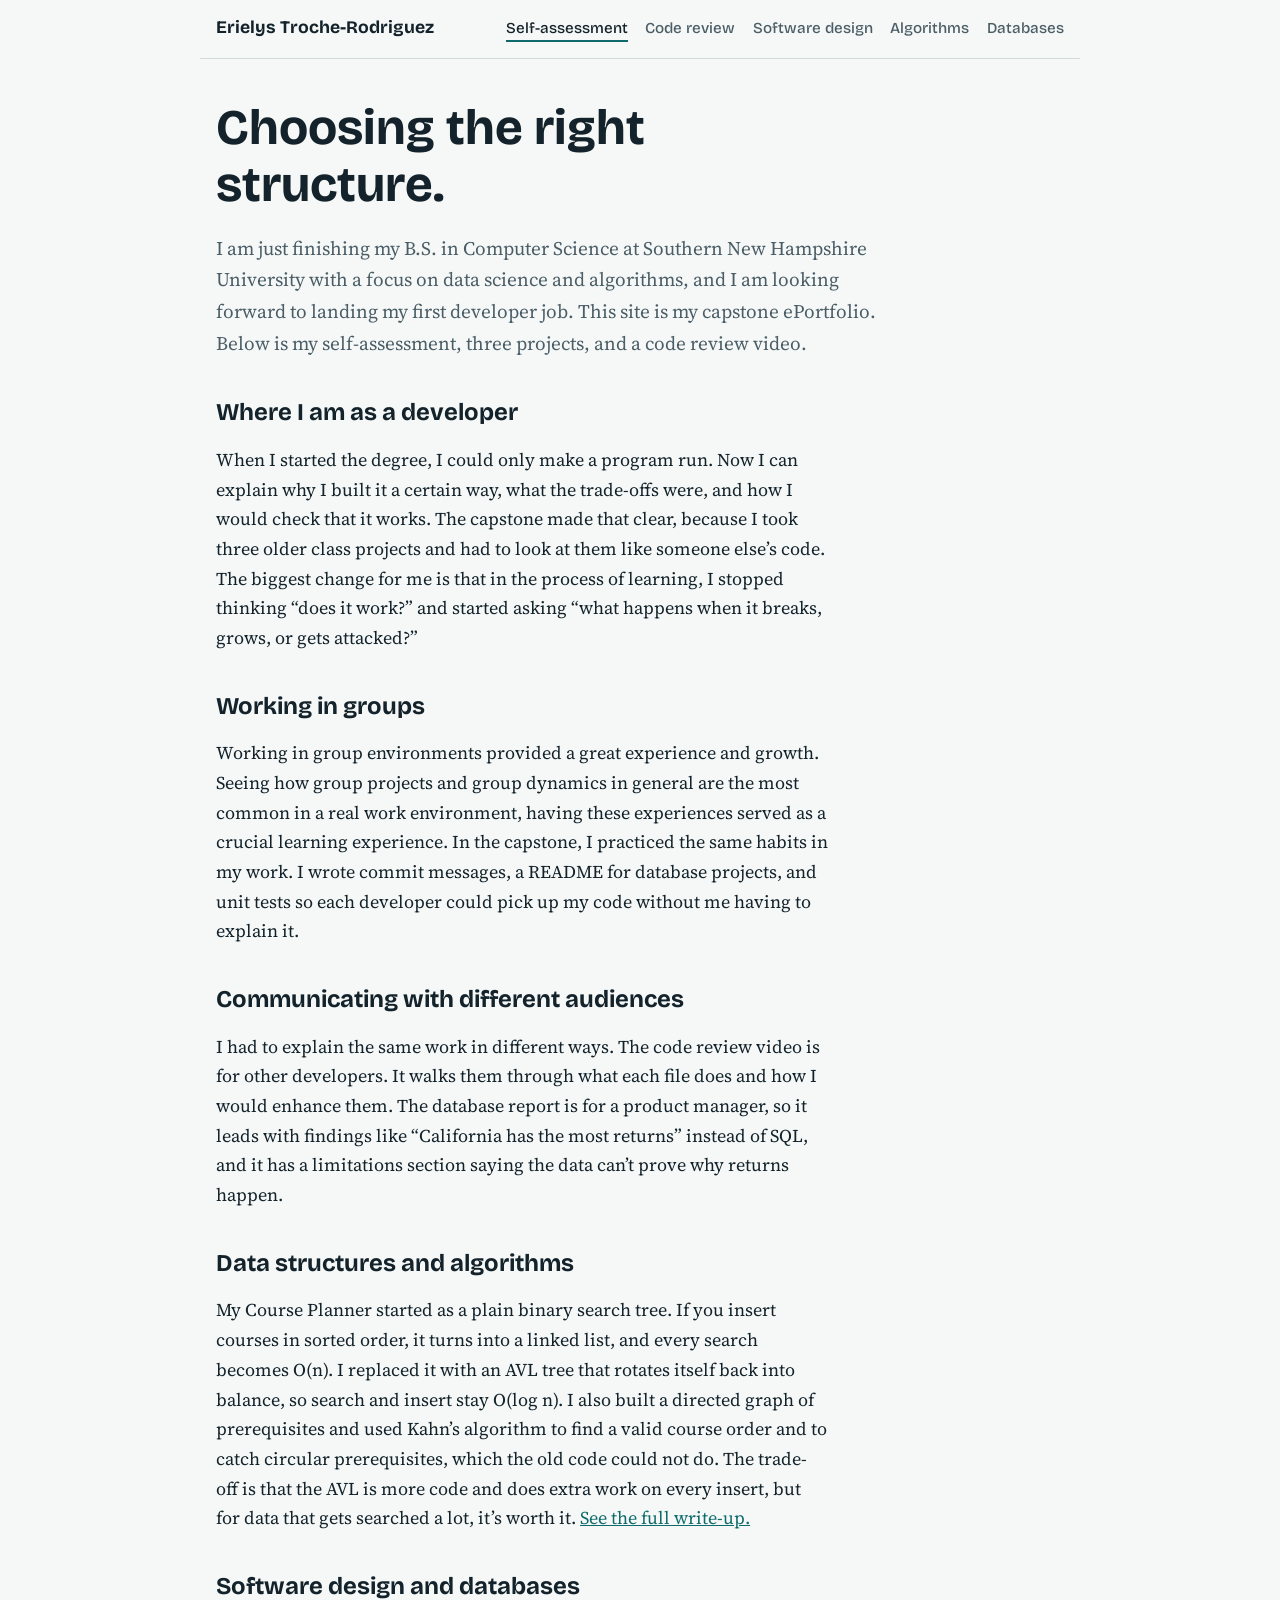
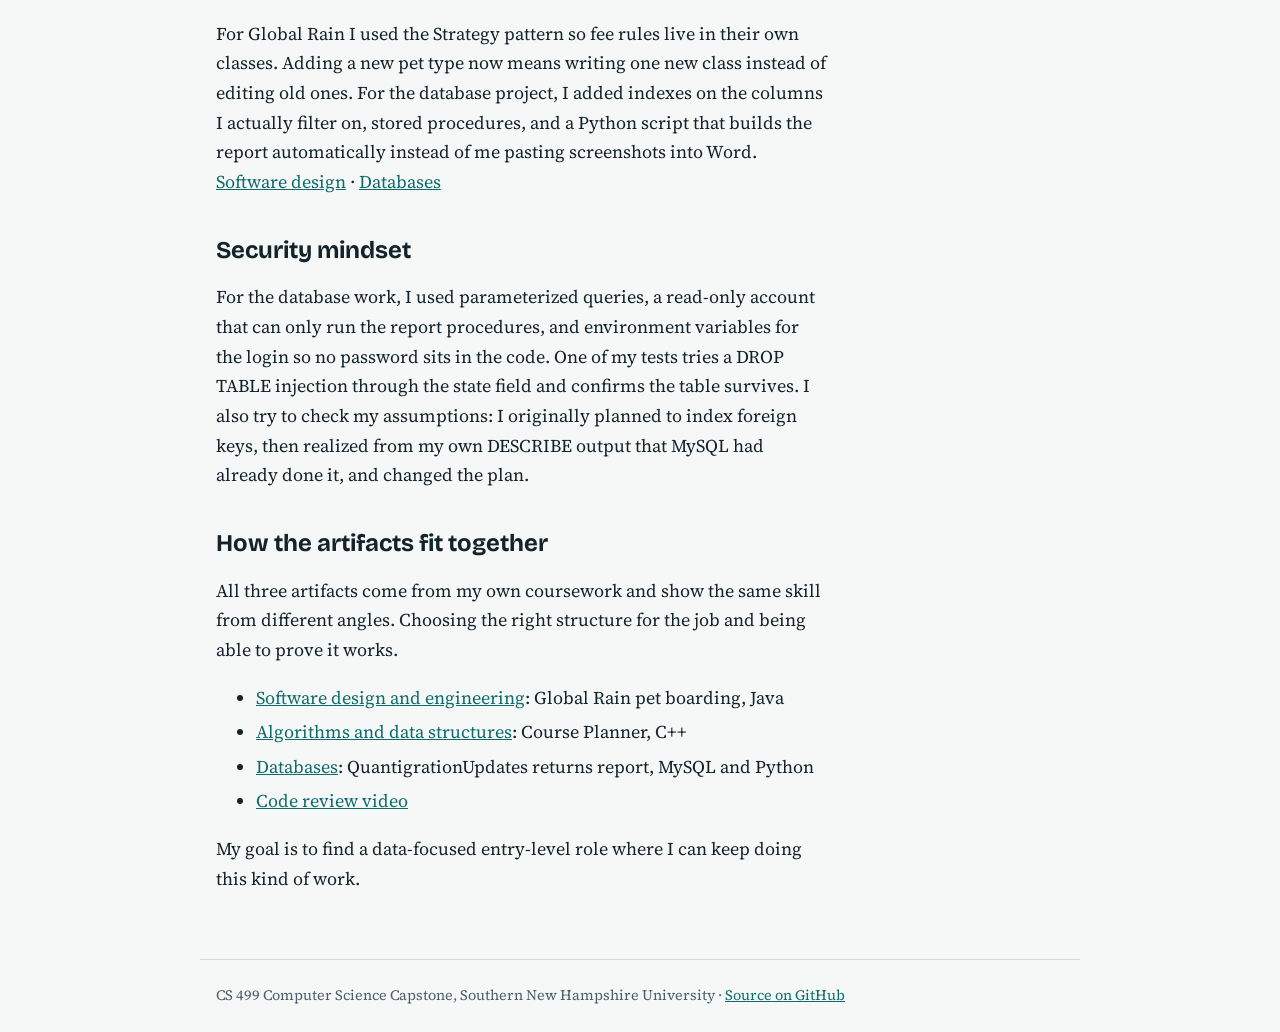
<file: index.html>
<!doctype html><html lang="en"><head><meta charset="utf-8"><meta name="viewport" content="width=device-width,initial-scale=1">
<title>Professional self-assessment | Erielys Troche-Rodriguez</title><meta name="description" content="Professional self-assessment and CS 499 capstone ePortfolio.">
<link rel="preconnect" href="https://fonts.googleapis.com"><link rel="preconnect" href="https://fonts.gstatic.com" crossorigin>
<link href="https://fonts.googleapis.com/css2?family=Bricolage+Grotesque:wght@500;700&family=Source+Serif+4:ital,wght@0,400;0,600;1,400&display=swap" rel="stylesheet">
<link rel="stylesheet" href="style.css"></head><body>
<header><a class="who" href="index.html">Erielys Troche-Rodriguez</a><nav aria-label="Main"><a href="index.html" aria-current="page">Self-assessment</a><a href="code-review.html">Code review</a><a href="software.html">Software design</a><a href="algorithms.html">Algorithms</a><a href="databases.html">Databases</a></nav></header>
<main><section class="hero"><h1>Choosing the right structure. </h1><p class="lead">I am just finishing my B.S. in Computer Science at Southern New Hampshire University with a focus on data science and algorithms, and I am looking forward to landing my first developer job. This site is my capstone ePortfolio. Below is my self-assessment, three projects, and a code review video.</p></section>
<section><h2>Where I am as a developer</h2><p>When I started the degree, I could only make a program run. Now I can explain why I built it a certain way, what the trade-offs were, and how I would check that it works. The capstone made that clear, because I took three older class projects and had to look at them like someone else’s code. The biggest change for me is that in the process of learning, I stopped thinking “does it work?” and started asking “what happens when it breaks, grows, or gets attacked?”</p></section>
<section><h2>Working in groups</h2><p>Working in group environments provided a great experience and growth. Seeing how group projects and group dynamics in general are the most common in a real work environment, having these experiences served as a crucial learning experience. In the capstone, I practiced the same habits in my work. I wrote commit messages, a README for database projects, and unit tests so each developer could pick up my code without me having to explain it.</p></section>
<section><h2>Communicating with different audiences</h2><p>I had to explain the same work in different ways. The code review video is for other developers. It walks them through what each file does and how I would enhance them. The database report is for a product manager, so it leads with findings like “California has the most returns” instead of SQL, and it has a limitations section saying the data can’t prove why returns happen.</p></section>
<section><h2>Data structures and algorithms</h2><p>My Course Planner started as a plain binary search tree. If you insert courses in sorted order, it turns into a linked list, and every search becomes O(n). I replaced it with an AVL tree that rotates itself back into balance, so search and insert stay O(log n). I also built a directed graph of prerequisites and used Kahn’s algorithm to find a valid course order and to catch circular prerequisites, which the old code could not do. The trade-off is that the AVL is more code and does extra work on every insert, but for data that gets searched a lot, it’s worth it. <a href="algorithms.html">See the full write-up.</a></p></section>
<section><h2>Software design and databases</h2><p>For Global Rain I used the Strategy pattern so fee rules live in their own classes. Adding a new pet type now means writing one new class instead of editing old ones. For the database project, I added indexes on the columns I actually filter on, stored procedures, and a Python script that builds the report automatically instead of me pasting screenshots into Word. <a href="software.html">Software design</a> &middot; <a href="databases.html">Databases</a></p></section>
<section><h2>Security mindset</h2><p>For the database work, I used parameterized queries, a read-only account that can only run the report procedures, and environment variables for the login so no password sits in the code. One of my tests tries a DROP TABLE injection through the state field and confirms the table survives. I also try to check my assumptions: I originally planned to index foreign keys, then realized from my own DESCRIBE output that MySQL had already done it, and changed the plan.</p></section>
<section><h2>How the artifacts fit together</h2><p>All three artifacts come from my own coursework and show the same skill from different angles. Choosing the right structure for the job and being able to prove it works.</p>
<ul class="links"><li><a href="software.html">Software design and engineering</a>: Global Rain pet boarding, Java</li>
<li><a href="algorithms.html">Algorithms and data structures</a>: Course Planner, C++</li>
<li><a href="databases.html">Databases</a>: QuantigrationUpdates returns report, MySQL and Python</li>
<li><a href="code-review.html">Code review video</a></li></ul><p>My goal is to find a data-focused entry-level role where I can keep doing this kind of work.</p></section></main>
<footer>CS 499 Computer Science Capstone, Southern New Hampshire University &middot; <a href="https://github.com/erielys-troche/CS499">Source on GitHub</a></footer></body></html>
</file>
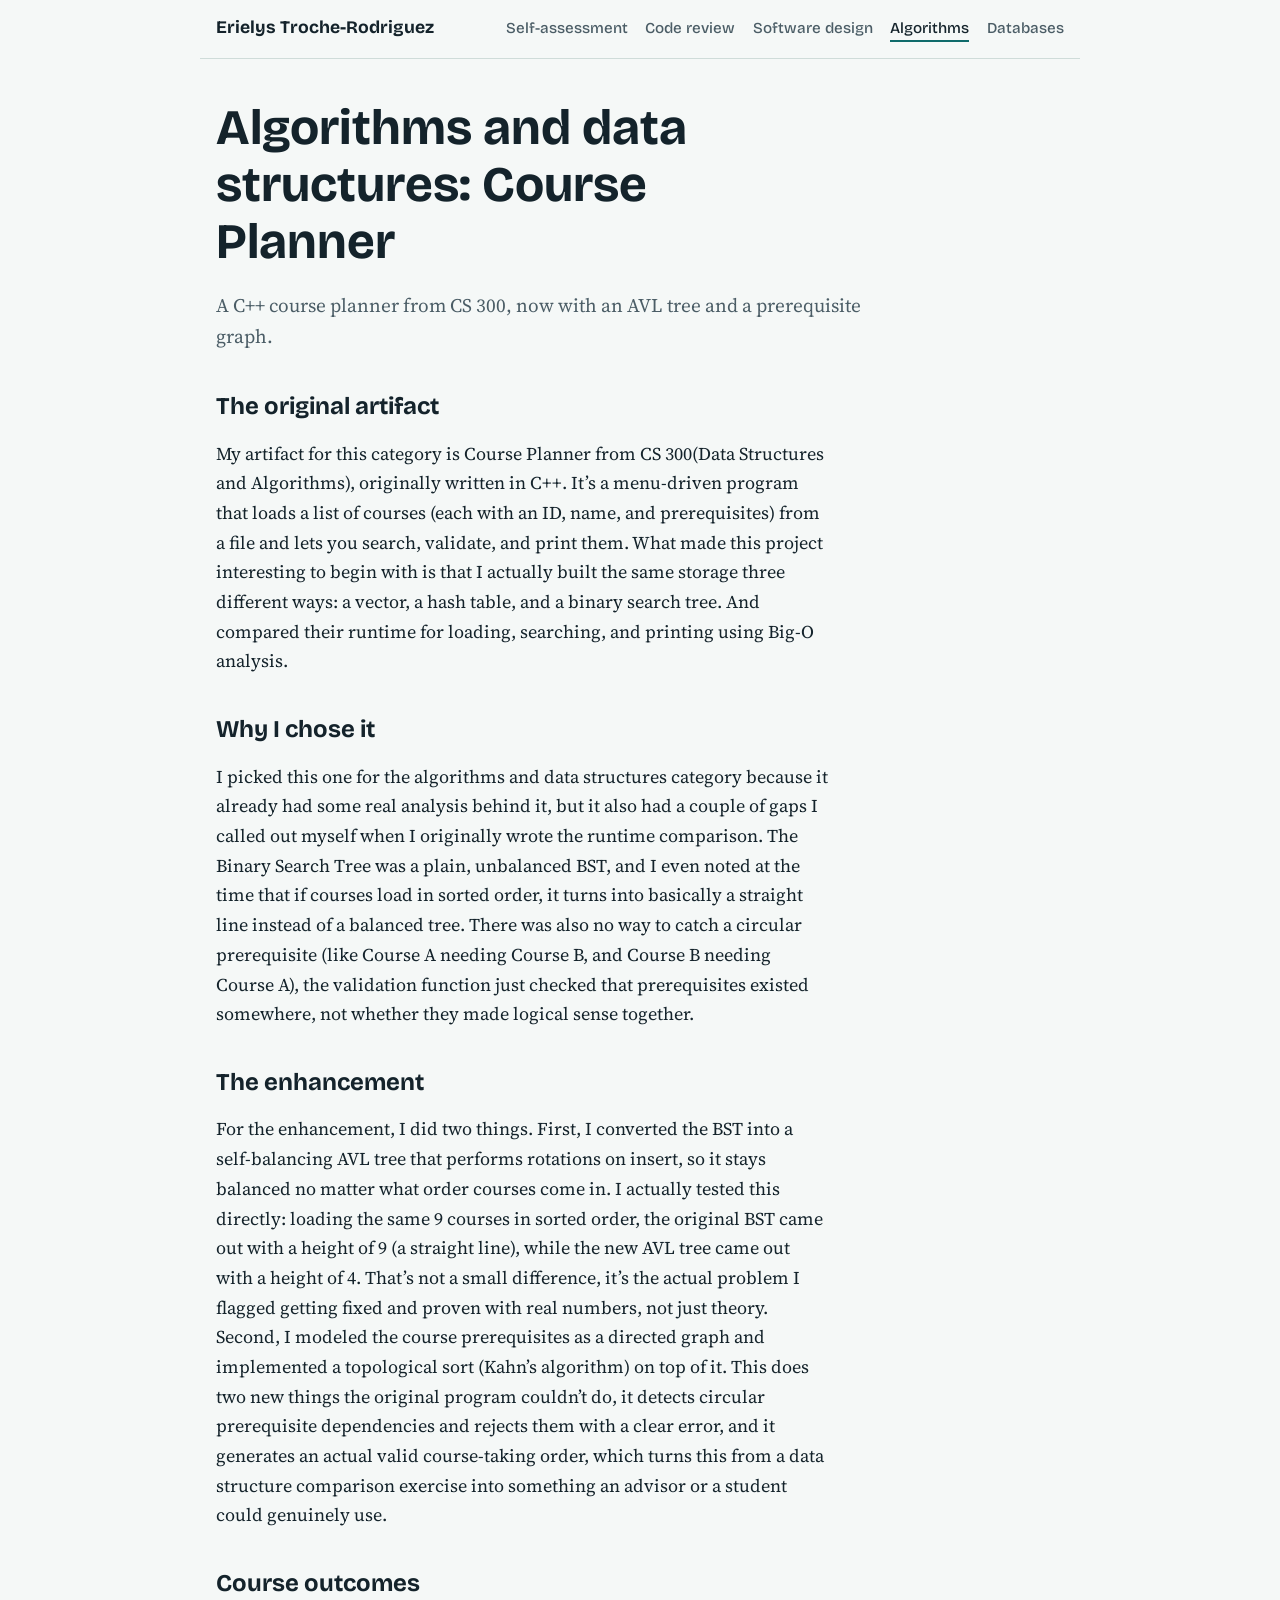
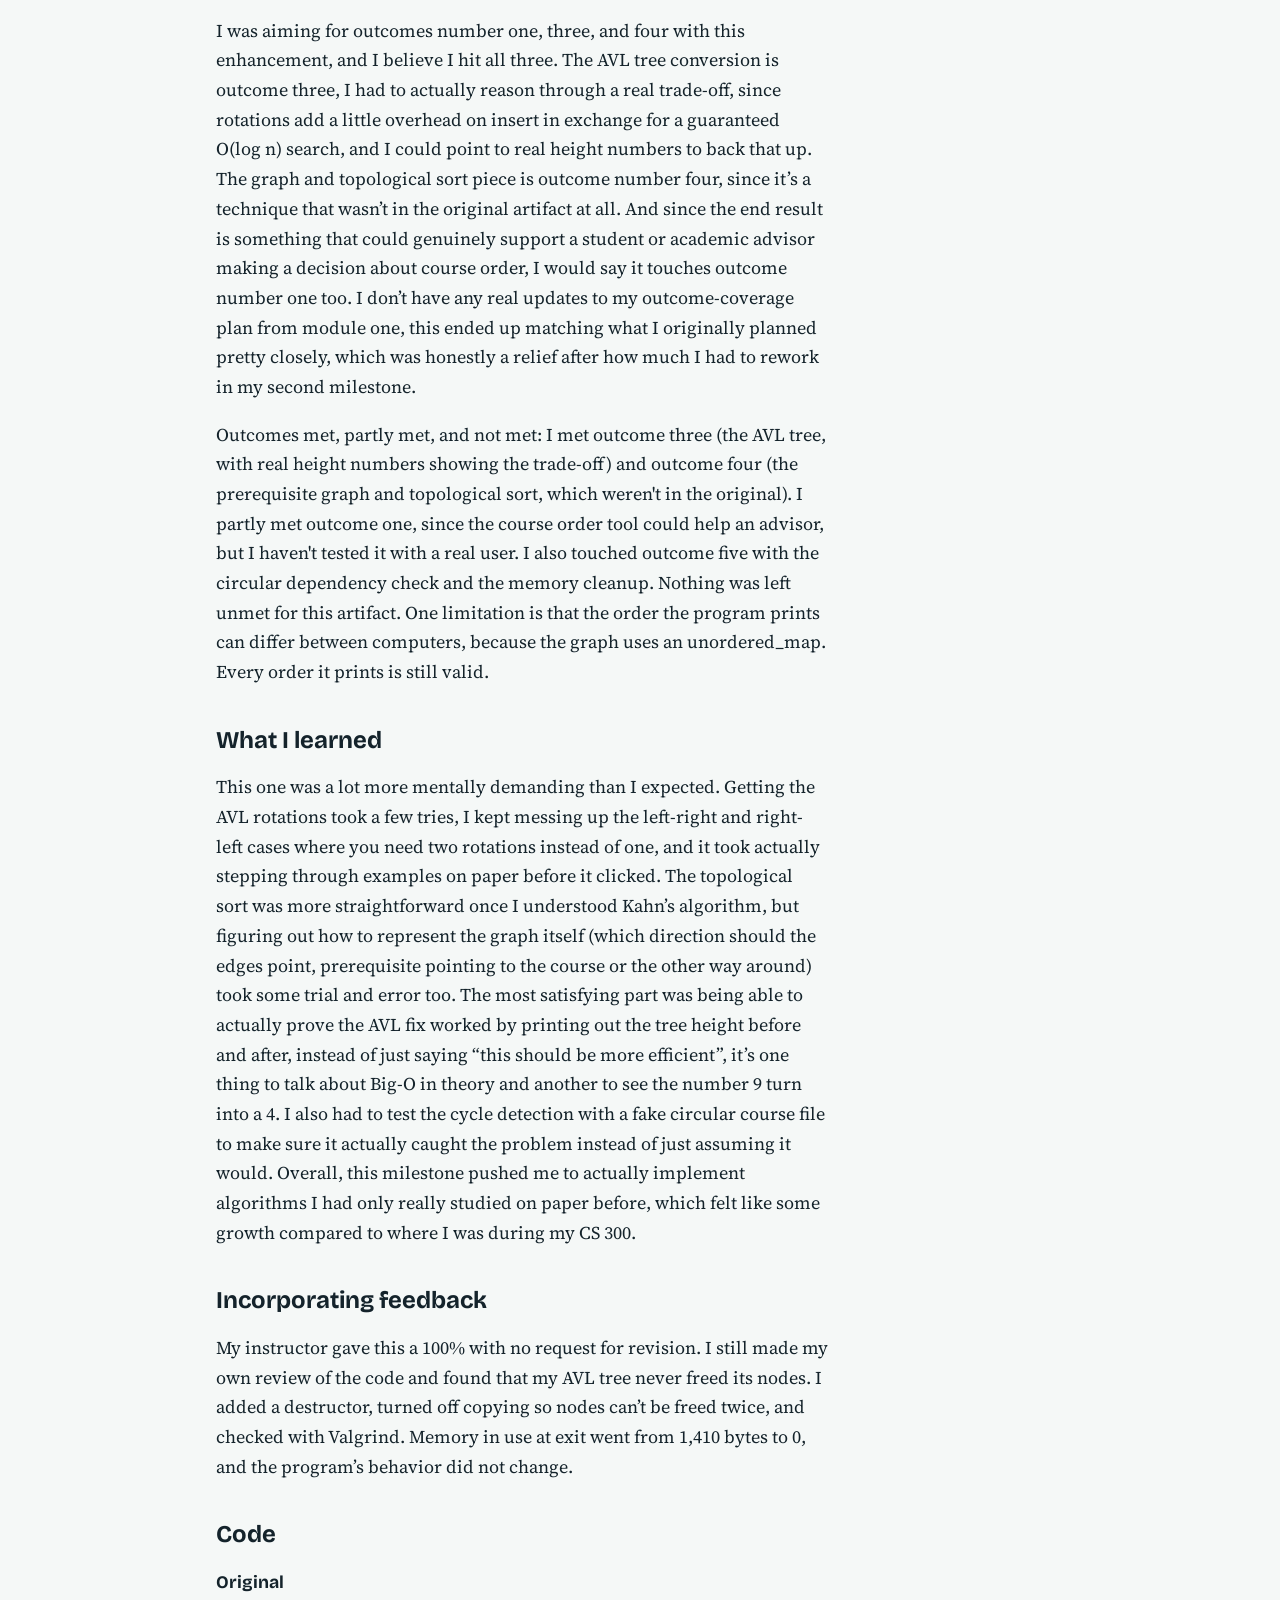
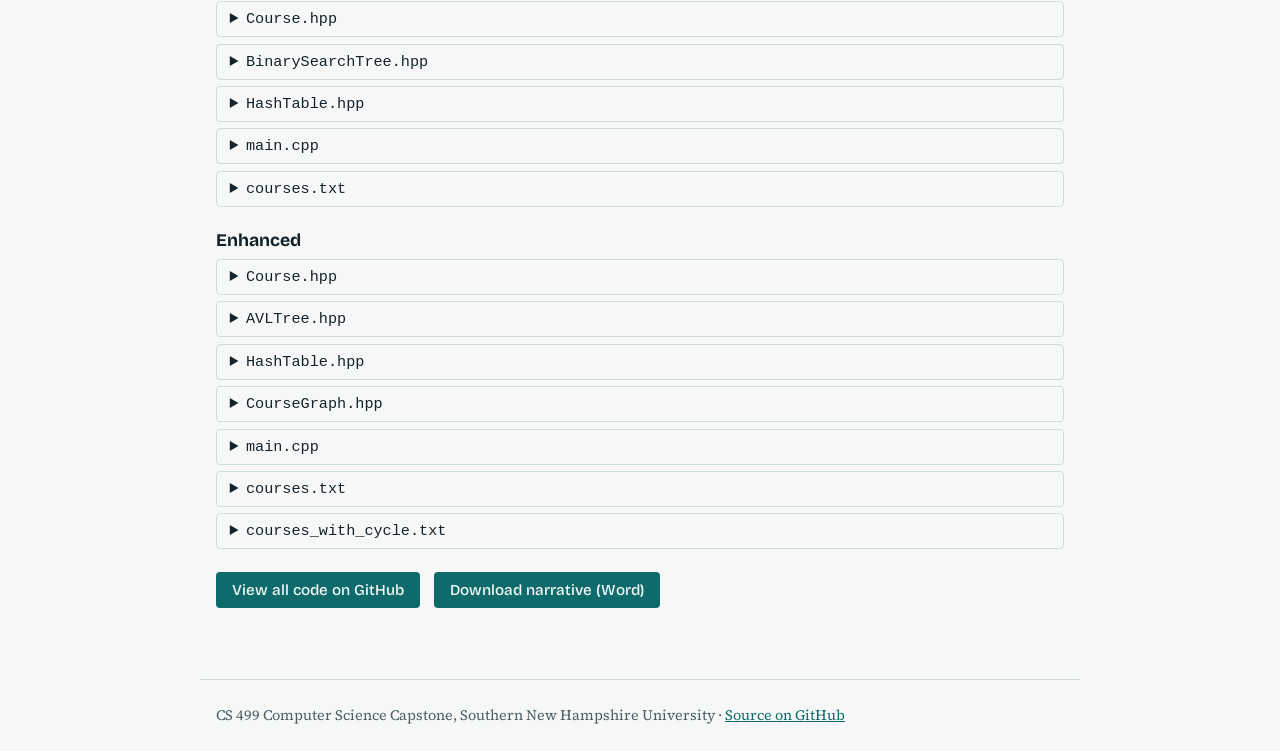
<file: algorithms.html>
<!doctype html><html lang="en"><head><meta charset="utf-8"><meta name="viewport" content="width=device-width,initial-scale=1">
<title>Algorithms and data structures: Course Planner | Erielys Troche-Rodriguez</title><meta name="description" content="A C++ course planner from CS 300, now with an AVL tree and a prerequisite graph.">
<link rel="preconnect" href="https://fonts.googleapis.com"><link rel="preconnect" href="https://fonts.gstatic.com" crossorigin>
<link href="https://fonts.googleapis.com/css2?family=Bricolage+Grotesque:wght@500;700&family=Source+Serif+4:ital,wght@0,400;0,600;1,400&display=swap" rel="stylesheet">
<link rel="stylesheet" href="style.css"></head><body>
<header><a class="who" href="index.html">Erielys Troche-Rodriguez</a><nav aria-label="Main"><a href="index.html">Self-assessment</a><a href="code-review.html">Code review</a><a href="software.html">Software design</a><a href="algorithms.html" aria-current="page">Algorithms</a><a href="databases.html">Databases</a></nav></header>
<main><section class="hero"><h1>Algorithms and data structures: Course Planner</h1><p class="lead">A C++ course planner from CS 300, now with an AVL tree and a prerequisite graph.</p></section><section><h2>The original artifact</h2><p>My artifact for this category is Course Planner from CS 300(Data Structures and Algorithms), originally written in C++. It’s a menu-driven program that loads a list of courses (each with an ID, name, and prerequisites) from a file and lets you search, validate, and print them. What made this project interesting to begin with is that I actually built the same storage three different ways: a vector, a hash table, and a binary search tree. And compared their runtime for loading, searching, and printing using Big-O analysis.</p></section><section><h2>Why I chose it</h2><p>I picked this one for the algorithms and data structures category because it already had some real analysis behind it, but it also had a couple of gaps I called out myself when I originally wrote the runtime comparison. The Binary Search Tree was a plain, unbalanced BST, and I even noted at the time that if courses load in sorted order, it turns into basically a straight line instead of a balanced tree. There was also no way to catch a circular prerequisite (like Course A needing Course B, and Course B needing Course A), the validation function just checked that prerequisites existed somewhere, not whether they made logical sense together.</p></section><section><h2>The enhancement</h2><p>For the enhancement, I did two things. First, I converted the BST into a self-balancing AVL tree that performs rotations on insert, so it stays balanced no matter what order courses come in. I actually tested this directly: loading the same 9 courses in sorted order, the original BST came out with a height of 9 (a straight line), while the new AVL tree came out with a height of 4. That’s not a small difference, it’s the actual problem I flagged getting fixed and proven with real numbers, not just theory. Second, I modeled the course prerequisites as a directed graph and implemented a topological sort (Kahn’s algorithm) on top of it. This does two new things the original program couldn’t do, it detects circular prerequisite dependencies and rejects them with a clear error, and it generates an actual valid course-taking order, which turns this from a data structure comparison exercise into something an advisor or a student could genuinely use.</p></section><section><h2>Course outcomes</h2><p>I was aiming for outcomes number one, three, and four with this enhancement, and I believe I hit all three. The AVL tree conversion is outcome three, I had to actually reason through a real trade-off, since rotations add a little overhead on insert in exchange for a guaranteed O(log n) search, and I could point to real height numbers to back that up. The graph and topological sort piece is outcome number four, since it’s a technique that wasn’t in the original artifact at all. And since the end result is something that could genuinely support a student or academic advisor making a decision about course order, I would say it touches outcome number one too. I don’t have any real updates to my outcome-coverage plan from module one, this ended up matching what I originally planned pretty closely, which was honestly a relief after how much I had to rework in my second milestone.</p><p>Outcomes met, partly met, and not met: I met outcome three (the AVL tree, with real height numbers showing the trade-off) and outcome four (the prerequisite graph and topological sort, which weren&#x27;t in the original). I partly met outcome one, since the course order tool could help an advisor, but I haven&#x27;t tested it with a real user. I also touched outcome five with the circular dependency check and the memory cleanup. Nothing was left unmet for this artifact. One limitation is that the order the program prints can differ between computers, because the graph uses an unordered_map. Every order it prints is still valid.</p></section><section><h2>What I learned</h2><p>This one was a lot more mentally demanding than I expected. Getting the AVL rotations took a few tries, I kept messing up the left-right and right-left cases where you need two rotations instead of one, and it took actually stepping through examples on paper before it clicked. The topological sort was more straightforward once I understood Kahn’s algorithm, but figuring out how to represent the graph itself (which direction should the edges point, prerequisite pointing to the course or the other way around) took some trial and error too. The most satisfying part was being able to actually prove the AVL fix worked by printing out the tree height before and after, instead of just saying “this should be more efficient”, it’s one thing to talk about Big-O in theory and another to see the number 9 turn into a 4. I also had to test the cycle detection with a fake circular course file to make sure it actually caught the problem instead of just assuming it would. Overall, this milestone pushed me to actually implement algorithms I had only really studied on paper before, which felt like some growth compared to where I was during my CS 300.</p></section><section><h2>Incorporating feedback</h2><p>My instructor gave this a 100% with no request for revision. I still made my own review of the code and found that my AVL tree never freed its nodes. I added a destructor, turned off copying so nodes can’t be freed twice, and checked with Valgrind. Memory in use at exit went from 1,410 bytes to 0, and the program’s behavior did not change.</p></section><section><h2>Code</h2><h3>Original</h3><details class="code"><summary>Course.hpp</summary><pre><code>// Course.hpp
// Original artifact from CS 300 (Course Planner).
#ifndef COURSE_HPP
#define COURSE_HPP

#include &lt;string&gt;
#include &lt;vector&gt;

struct Course {
    std::string courseId;
    std::string courseName;
    std::vector&lt;std::string&gt; prerequisites;

    Course() : courseId(&quot;&quot;), courseName(&quot;&quot;) {}
};

#endif
</code></pre></details><details class="code"><summary>BinarySearchTree.hpp</summary><pre><code>// BinarySearchTree.hpp
// Original artifact from CS 300 (Course Planner).
//
// NOTE (flagged in the Milestone One code review): this is a plain,
// unbalanced binary search tree. If courses load in sorted order (which
// they often do, since course IDs are naturally sorted in most catalog
// files), this tree degenerates into a straight line and search/insert
// degrade from O(log n) to O(n). This is addressed in the Milestone
// Three enhancement by converting this into a self-balancing AVL tree.
#ifndef BINARY_SEARCH_TREE_HPP
#define BINARY_SEARCH_TREE_HPP

#include &quot;Course.hpp&quot;
#include &lt;iostream&gt;

class BinarySearchTree {
private:
    struct Node {
        Course course;
        Node* left;
        Node* right;
        explicit Node(Course c) : course(c), left(nullptr), right(nullptr) {}
    };

    Node* root;

    void insertRecursive(Node* node, Course course) {
        if (course.courseId &lt; node-&gt;course.courseId) {
            if (node-&gt;left == nullptr) {
                node-&gt;left = new Node(course);
            } else {
                insertRecursive(node-&gt;left, course);
            }
        } else {
            if (node-&gt;right == nullptr) {
                node-&gt;right = new Node(course);
            } else {
                insertRecursive(node-&gt;right, course);
            }
        }
    }

    void printInOrderHelper(Node* node) const {
        if (node != nullptr) {
            printInOrderHelper(node-&gt;left);
            std::cout &lt;&lt; node-&gt;course.courseId &lt;&lt; &quot; - &quot; &lt;&lt; node-&gt;course.courseName &lt;&lt; std::endl;
            printInOrderHelper(node-&gt;right);
        }
    }

    Node* findNode(Node* node, const std::string&amp; courseId) const {
        if (node == nullptr || node-&gt;course.courseId == courseId) {
            return node;
        }
        if (courseId &lt; node-&gt;course.courseId) {
            return findNode(node-&gt;left, courseId);
        }
        return findNode(node-&gt;right, courseId);
    }

    int heightHelper(Node* node) const {
        if (node == nullptr) return 0;
        int leftHeight = heightHelper(node-&gt;left);
        int rightHeight = heightHelper(node-&gt;right);
        return 1 + (leftHeight &gt; rightHeight ? leftHeight : rightHeight);
    }

public:
    BinarySearchTree() : root(nullptr) {}

    void insert(Course course) {
        if (root == nullptr) {
            root = new Node(course);
        } else {
            insertRecursive(root, course);
        }
    }

    void printInOrder() const {
        printInOrderHelper(root);
    }

    bool contains(const std::string&amp; courseId) const {
        return findNode(root, courseId) != nullptr;
    }

    int getHeight() const {
        return heightHelper(root);
    }
};

#endif
</code></pre></details><details class="code"><summary>HashTable.hpp</summary><pre><code>// HashTable.hpp
// Original artifact from CS 300 (Course Planner).
//
// Basic chaining hash table. Table size is fixed and never resizes, so
// collisions increase (and performance degrades) as more courses are
// added -- this was noted as a limitation in the Milestone One review.
#ifndef HASH_TABLE_HPP
#define HASH_TABLE_HPP

#include &quot;Course.hpp&quot;
#include &lt;vector&gt;
#include &lt;list&gt;
#include &lt;iostream&gt;

class HashTable {
private:
    static const int TABLE_SIZE = 10;
    std::vector&lt;std::list&lt;Course&gt;&gt; table;

    unsigned int hash(const std::string&amp; courseId) const {
        unsigned int sum = 0;
        for (char c : courseId) {
            sum += static_cast&lt;unsigned int&gt;(c);
        }
        return sum % TABLE_SIZE;
    }

public:
    HashTable() : table(TABLE_SIZE) {}

    void insert(Course course) {
        unsigned int index = hash(course.courseId);
        table[index].push_back(course);
    }

    void printAll() const {
        for (const auto&amp; bucket : table) {
            for (const auto&amp; course : bucket) {
                std::cout &lt;&lt; course.courseId &lt;&lt; &quot; - &quot; &lt;&lt; course.courseName &lt;&lt; std::endl;
            }
        }
    }

    bool contains(const std::string&amp; courseId) const {
        unsigned int index = hash(courseId);
        for (const auto&amp; course : table[index]) {
            if (course.courseId == courseId) return true;
        }
        return false;
    }
};

#endif
</code></pre></details><details class="code"><summary>main.cpp</summary><pre><code>// main.cpp
// Original artifact from CS 300 (Course Planner).
//
// NOTE (flagged in the Milestone One review): validateCourses() only
// checks that each listed prerequisite exists somewhere in the course
// list -- it cannot detect a circular prerequisite chain (e.g. Course A
// requires Course B, and Course B requires Course A). This is addressed
// in the Milestone Three enhancement.
#include &quot;Course.hpp&quot;
#include &quot;BinarySearchTree.hpp&quot;
#include &quot;HashTable.hpp&quot;
#include &lt;iostream&gt;
#include &lt;fstream&gt;
#include &lt;sstream&gt;
#include &lt;vector&gt;
#include &lt;algorithm&gt;

std::vector&lt;Course&gt; courseVector;
BinarySearchTree courseTree;
HashTable courseHashTable;

void loadCourses(const std::string&amp; filename) {
    std::ifstream file(filename);
    if (!file.is_open()) {
        std::cout &lt;&lt; &quot;Error: File not found.&quot; &lt;&lt; std::endl;
        return;
    }

    std::string line;
    while (std::getline(file, line)) {
        std::stringstream ss(line);
        std::string token;
        std::vector&lt;std::string&gt; tokens;
        while (std::getline(ss, token, &#x27;,&#x27;)) {
            tokens.push_back(token);
        }
        if (tokens.size() &lt; 2) continue;

        Course course;
        course.courseId = tokens[0];
        course.courseName = tokens[1];
        for (size_t i = 2; i &lt; tokens.size(); i++) {
            course.prerequisites.push_back(tokens[i]);
        }

        courseVector.push_back(course);
        courseTree.insert(course);
        courseHashTable.insert(course);
    }

    std::cout &lt;&lt; &quot;Courses loaded successfully.&quot; &lt;&lt; std::endl;
    std::cout &lt;&lt; &quot;(BST height after loading: &quot; &lt;&lt; courseTree.getHeight()
              &lt;&lt; &quot; for &quot; &lt;&lt; courseVector.size() &lt;&lt; &quot; courses)&quot; &lt;&lt; std::endl;
}

bool validateCourses() {
    for (const auto&amp; course : courseVector) {
        for (const auto&amp; prereq : course.prerequisites) {
            bool found = false;
            for (const auto&amp; c : courseVector) {
                if (c.courseId == prereq) {
                    found = true;
                    break;
                }
            }
            if (!found) {
                std::cout &lt;&lt; &quot;ERROR: Prerequisite &quot; &lt;&lt; prereq
                          &lt;&lt; &quot; missing for &quot; &lt;&lt; course.courseId &lt;&lt; std::endl;
                return false;
            }
        }
    }
    std::cout &lt;&lt; &quot;All prerequisites are valid.&quot; &lt;&lt; std::endl;
    return true;
}

void searchCourse(const std::string&amp; courseId) {
    for (const auto&amp; course : courseVector) {
        if (course.courseId == courseId) {
            std::cout &lt;&lt; course.courseId &lt;&lt; &quot; - &quot; &lt;&lt; course.courseName &lt;&lt; std::endl;
            std::cout &lt;&lt; &quot;Prerequisites: &quot;;
            if (course.prerequisites.empty()) {
                std::cout &lt;&lt; &quot;None&quot;;
            }
            for (size_t i = 0; i &lt; course.prerequisites.size(); i++) {
                std::cout &lt;&lt; course.prerequisites[i];
                if (i != course.prerequisites.size() - 1) std::cout &lt;&lt; &quot;, &quot;;
            }
            std::cout &lt;&lt; std::endl;
            return;
        }
    }
    std::cout &lt;&lt; &quot;Error: Course not found.&quot; &lt;&lt; std::endl;
}

void printCoursesSorted() {
    std::vector&lt;Course&gt; sorted = courseVector;
    std::sort(sorted.begin(), sorted.end(), [](const Course&amp; a, const Course&amp; b) {
        return a.courseId &lt; b.courseId;
    });
    for (const auto&amp; c : sorted) {
        std::cout &lt;&lt; c.courseId &lt;&lt; &quot; - &quot; &lt;&lt; c.courseName &lt;&lt; std::endl;
    }
}

int main() {
    std::string filename = &quot;courses.txt&quot;;
    int choice = 0;

    while (choice != 9) {
        std::cout &lt;&lt; &quot;\nMenu:\n&quot;;
        std::cout &lt;&lt; &quot;1. Load Courses\n&quot;;
        std::cout &lt;&lt; &quot;2. Validate Courses\n&quot;;
        std::cout &lt;&lt; &quot;3. Search Course\n&quot;;
        std::cout &lt;&lt; &quot;4. Print All Courses (Sorted)\n&quot;;
        std::cout &lt;&lt; &quot;9. Exit\n&quot;;
        std::cout &lt;&lt; &quot;Choice: &quot;;
        if (!(std::cin &gt;&gt; choice)) break;

        if (choice == 1) {
            loadCourses(filename);
        } else if (choice == 2) {
            validateCourses();
        } else if (choice == 3) {
            std::string id;
            std::cout &lt;&lt; &quot;Enter course ID: &quot;;
            std::cin &gt;&gt; id;
            searchCourse(id);
        } else if (choice == 4) {
            printCoursesSorted();
        } else if (choice == 9) {
            std::cout &lt;&lt; &quot;Goodbye&quot; &lt;&lt; std::endl;
        } else {
            std::cout &lt;&lt; &quot;Invalid option&quot; &lt;&lt; std::endl;
        }
    }

    return 0;
}
</code></pre></details><details class="code"><summary>courses.txt</summary><pre><code>CS101,Intro to Programming
CS102,Data Structures,CS101
CS103,Algorithms,CS102
CS201,Discrete Math
CS202,Computer Architecture,CS101
CS301,Operating Systems,CS102,CS201
CS302,Databases,CS102
CS303,Software Engineering,CS103
CS401,Capstone,CS301,CS302,CS303
</code></pre></details><h3>Enhanced</h3><details class="code"><summary>Course.hpp</summary><pre><code>// Course.hpp
#ifndef COURSE_HPP
#define COURSE_HPP

#include &lt;string&gt;
#include &lt;vector&gt;

struct Course {
    std::string courseId;
    std::string courseName;
    std::vector&lt;std::string&gt; prerequisites;

    Course() : courseId(&quot;&quot;), courseName(&quot;&quot;) {}
};

#endif
</code></pre></details><details class="code"><summary>AVLTree.hpp</summary><pre><code>// AVLTree.hpp
// ENHANCEMENT (Milestone Three — Algorithms and Data Structures).
//
// Replaces the original plain, unbalanced BinarySearchTree. This tree
// tracks a height at every node and performs rotations on insert to
// keep itself balanced, guaranteeing O(log n) search and insert no
// matter what order courses are loaded in -- including the sorted-ID
// worst case that broke the original implementation.
#ifndef AVL_TREE_HPP
#define AVL_TREE_HPP

#include &quot;Course.hpp&quot;
#include &lt;algorithm&gt;
#include &lt;iostream&gt;

class AVLTree {
private:
    struct Node {
        Course course;
        Node* left;
        Node* right;
        int height;
        explicit Node(Course c) : course(c), left(nullptr), right(nullptr), height(1) {}
    };

    Node* root;

    // Frees every node in the tree (children first, then the parent).
    void destroy(Node* node) {
        if (node == nullptr) return;
        destroy(node-&gt;left);
        destroy(node-&gt;right);
        delete node;
    }

    int height(Node* node) const {
        return node == nullptr ? 0 : node-&gt;height;
    }

    int balanceFactor(Node* node) const {
        return node == nullptr ? 0 : height(node-&gt;left) - height(node-&gt;right);
    }

    void updateHeight(Node* node) {
        node-&gt;height = 1 + std::max(height(node-&gt;left), height(node-&gt;right));
    }

    Node* rotateRight(Node* y) {
        Node* x = y-&gt;left;
        Node* t2 = x-&gt;right;
        x-&gt;right = y;
        y-&gt;left = t2;
        updateHeight(y);
        updateHeight(x);
        return x;
    }

    Node* rotateLeft(Node* x) {
        Node* y = x-&gt;right;
        Node* t2 = y-&gt;left;
        y-&gt;left = x;
        x-&gt;right = t2;
        updateHeight(x);
        updateHeight(y);
        return y;
    }

    Node* insertRecursive(Node* node, Course course) {
        if (node == nullptr) {
            return new Node(course);
        }
        if (course.courseId &lt; node-&gt;course.courseId) {
            node-&gt;left = insertRecursive(node-&gt;left, course);
        } else {
            node-&gt;right = insertRecursive(node-&gt;right, course);
        }

        updateHeight(node);
        int balance = balanceFactor(node);

        // Left-Left case
        if (balance &gt; 1 &amp;&amp; node-&gt;left != nullptr &amp;&amp; course.courseId &lt; node-&gt;left-&gt;course.courseId) {
            return rotateRight(node);
        }
        // Right-Right case
        if (balance &lt; -1 &amp;&amp; node-&gt;right != nullptr &amp;&amp; course.courseId &gt; node-&gt;right-&gt;course.courseId) {
            return rotateLeft(node);
        }
        // Left-Right case
        if (balance &gt; 1 &amp;&amp; node-&gt;left != nullptr &amp;&amp; course.courseId &gt; node-&gt;left-&gt;course.courseId) {
            node-&gt;left = rotateLeft(node-&gt;left);
            return rotateRight(node);
        }
        // Right-Left case
        if (balance &lt; -1 &amp;&amp; node-&gt;right != nullptr &amp;&amp; course.courseId &lt; node-&gt;right-&gt;course.courseId) {
            node-&gt;right = rotateRight(node-&gt;right);
            return rotateLeft(node);
        }

        return node;
    }

    void printInOrderHelper(Node* node) const {
        if (node != nullptr) {
            printInOrderHelper(node-&gt;left);
            std::cout &lt;&lt; node-&gt;course.courseId &lt;&lt; &quot; - &quot; &lt;&lt; node-&gt;course.courseName &lt;&lt; std::endl;
            printInOrderHelper(node-&gt;right);
        }
    }

    Node* findNode(Node* node, const std::string&amp; courseId) const {
        if (node == nullptr || node-&gt;course.courseId == courseId) {
            return node;
        }
        if (courseId &lt; node-&gt;course.courseId) {
            return findNode(node-&gt;left, courseId);
        }
        return findNode(node-&gt;right, courseId);
    }

public:
    AVLTree() : root(nullptr) {}
    ~AVLTree() { destroy(root); }

    // A copy would share the same nodes and free them twice, so copying is
    // turned off. (The program only ever uses one tree.)
    AVLTree(const AVLTree&amp;) = delete;
    AVLTree&amp; operator=(const AVLTree&amp;) = delete;

    void insert(Course course) {
        root = insertRecursive(root, course);
    }

    void printInOrder() const {
        printInOrderHelper(root);
    }

    bool contains(const std::string&amp; courseId) const {
        return findNode(root, courseId) != nullptr;
    }

    int getHeight() const {
        return height(root);
    }
};

#endif
</code></pre></details><details class="code"><summary>HashTable.hpp</summary><pre><code>// HashTable.hpp
// Carried over from the original artifact -- not part of the Milestone
// Three enhancement, kept here so the program still compiles and runs
// as a full course planner with all three storage structures available.
#ifndef HASH_TABLE_HPP
#define HASH_TABLE_HPP

#include &quot;Course.hpp&quot;
#include &lt;vector&gt;
#include &lt;list&gt;
#include &lt;iostream&gt;

class HashTable {
private:
    static const int TABLE_SIZE = 10;
    std::vector&lt;std::list&lt;Course&gt;&gt; table;

    unsigned int hash(const std::string&amp; courseId) const {
        unsigned int sum = 0;
        for (char c : courseId) {
            sum += static_cast&lt;unsigned int&gt;(c);
        }
        return sum % TABLE_SIZE;
    }

public:
    HashTable() : table(TABLE_SIZE) {}

    void insert(Course course) {
        unsigned int index = hash(course.courseId);
        table[index].push_back(course);
    }

    void printAll() const {
        for (const auto&amp; bucket : table) {
            for (const auto&amp; course : bucket) {
                std::cout &lt;&lt; course.courseId &lt;&lt; &quot; - &quot; &lt;&lt; course.courseName &lt;&lt; std::endl;
            }
        }
    }

    bool contains(const std::string&amp; courseId) const {
        unsigned int index = hash(courseId);
        for (const auto&amp; course : table[index]) {
            if (course.courseId == courseId) return true;
        }
        return false;
    }
};

#endif
</code></pre></details><details class="code"><summary>CourseGraph.hpp</summary><pre><code>// CourseGraph.hpp
// ENHANCEMENT (Milestone Three — Algorithms and Data Structures).
//
// Models course prerequisites as a directed graph (an edge from a
// prerequisite to the course that requires it) and implements Kahn&#x27;s
// algorithm for topological sort. This is new functionality that did
// not exist in the original artifact:
//   1. It can detect a circular prerequisite dependency (e.g. Course A
//      requires Course B, and Course B requires Course A), which the
//      original validateCourses() could not do.
//   2. It generates a valid course-taking order for students/advisors.
#ifndef COURSE_GRAPH_HPP
#define COURSE_GRAPH_HPP

#include &lt;string&gt;
#include &lt;vector&gt;
#include &lt;unordered_map&gt;
#include &lt;queue&gt;
#include &lt;iostream&gt;

class CourseGraph {
private:
    std::unordered_map&lt;std::string, std::vector&lt;std::string&gt;&gt; adjacency;
    std::unordered_map&lt;std::string, int&gt; inDegree;

public:
    void addCourse(const std::string&amp; courseId) {
        if (adjacency.find(courseId) == adjacency.end()) {
            adjacency[courseId] = {};
            inDegree[courseId] = 0;
        }
    }

    void addPrerequisiteEdge(const std::string&amp; prereqId, const std::string&amp; courseId) {
        addCourse(prereqId);
        addCourse(courseId);
        adjacency[prereqId].push_back(courseId);
        inDegree[courseId]++;
    }

    // Returns a valid course order using Kahn&#x27;s algorithm, or an empty
    // vector (with an explanatory message) if a cycle is detected.
    std::vector&lt;std::string&gt; topologicalSort() const {
        std::unordered_map&lt;std::string, int&gt; localInDegree = inDegree;
        std::queue&lt;std::string&gt; ready;

        for (const auto&amp; pair : localInDegree) {
            if (pair.second == 0) {
                ready.push(pair.first);
            }
        }

        std::vector&lt;std::string&gt; order;
        while (!ready.empty()) {
            std::string current = ready.front();
            ready.pop();
            order.push_back(current);

            for (const auto&amp; neighbor : adjacency.at(current)) {
                localInDegree[neighbor]--;
                if (localInDegree[neighbor] == 0) {
                    ready.push(neighbor);
                }
            }
        }

        if (order.size() != adjacency.size()) {
            std::cout &lt;&lt; &quot;Error: circular prerequisite dependency detected. &quot;
                      &lt;&lt; &quot;Cannot generate a valid course order.&quot; &lt;&lt; std::endl;
            return {};
        }

        return order;
    }

    size_t courseCount() const {
        return adjacency.size();
    }
};

#endif
</code></pre></details><details class="code"><summary>main.cpp</summary><pre><code>// main.cpp
// ENHANCEMENT (Milestone Three — Algorithms and Data Structures).
//
// Two enhancements over the original artifact:
//  1. The plain BinarySearchTree has been replaced with a self-balancing
//     AVLTree, guaranteeing O(log n) search/insert regardless of load
//     order.
//  2. Prerequisites are now modeled as a directed graph (CourseGraph),
//     which can detect circular dependencies and generate a valid
//     course-taking order -- neither of which the original code could do.
#include &quot;Course.hpp&quot;
#include &quot;AVLTree.hpp&quot;
#include &quot;HashTable.hpp&quot;
#include &quot;CourseGraph.hpp&quot;
#include &lt;iostream&gt;
#include &lt;fstream&gt;
#include &lt;sstream&gt;
#include &lt;vector&gt;
#include &lt;algorithm&gt;

std::vector&lt;Course&gt; courseVector;
AVLTree courseTree;
HashTable courseHashTable;
CourseGraph prerequisiteGraph;

void loadCourses(const std::string&amp; filename) {
    std::ifstream file(filename);
    if (!file.is_open()) {
        std::cout &lt;&lt; &quot;Error: File not found.&quot; &lt;&lt; std::endl;
        return;
    }

    std::string line;
    while (std::getline(file, line)) {
        std::stringstream ss(line);
        std::string token;
        std::vector&lt;std::string&gt; tokens;
        while (std::getline(ss, token, &#x27;,&#x27;)) {
            tokens.push_back(token);
        }
        if (tokens.size() &lt; 2) continue;

        Course course;
        course.courseId = tokens[0];
        course.courseName = tokens[1];
        for (size_t i = 2; i &lt; tokens.size(); i++) {
            course.prerequisites.push_back(tokens[i]);
        }

        courseVector.push_back(course);
        courseTree.insert(course); // now a self-balancing AVL insert
        courseHashTable.insert(course);

        prerequisiteGraph.addCourse(course.courseId);
        for (const auto&amp; prereq : course.prerequisites) {
            prerequisiteGraph.addPrerequisiteEdge(prereq, course.courseId);
        }
    }

    std::cout &lt;&lt; &quot;Courses loaded successfully.&quot; &lt;&lt; std::endl;
    std::cout &lt;&lt; &quot;AVL tree height after loading: &quot; &lt;&lt; courseTree.getHeight()
              &lt;&lt; &quot; for &quot; &lt;&lt; courseVector.size() &lt;&lt; &quot; courses &quot;
              &lt;&lt; &quot;(a plain BST loading these same IDs in sorted order &quot;
              &lt;&lt; &quot;would have a height of &quot; &lt;&lt; courseVector.size() &lt;&lt; &quot;)&quot; &lt;&lt; std::endl;
}

bool validateCourses() {
    for (const auto&amp; course : courseVector) {
        for (const auto&amp; prereq : course.prerequisites) {
            bool found = false;
            for (const auto&amp; c : courseVector) {
                if (c.courseId == prereq) {
                    found = true;
                    break;
                }
            }
            if (!found) {
                std::cout &lt;&lt; &quot;ERROR: Prerequisite &quot; &lt;&lt; prereq
                          &lt;&lt; &quot; missing for &quot; &lt;&lt; course.courseId &lt;&lt; std::endl;
                return false;
            }
        }
    }

    // ENHANCEMENT: also check for circular prerequisite chains using the
    // graph&#x27;s topological sort -- the original version could not do this.
    std::vector&lt;std::string&gt; order = prerequisiteGraph.topologicalSort();
    if (order.empty() &amp;&amp; !courseVector.empty()) {
        return false; // explanatory message already printed by topologicalSort()
    }

    std::cout &lt;&lt; &quot;All prerequisites are valid, and no circular dependencies were found.&quot; &lt;&lt; std::endl;
    return true;
}

void searchCourse(const std::string&amp; courseId) {
    for (const auto&amp; course : courseVector) {
        if (course.courseId == courseId) {
            std::cout &lt;&lt; course.courseId &lt;&lt; &quot; - &quot; &lt;&lt; course.courseName &lt;&lt; std::endl;
            std::cout &lt;&lt; &quot;Prerequisites: &quot;;
            if (course.prerequisites.empty()) {
                std::cout &lt;&lt; &quot;None&quot;;
            }
            for (size_t i = 0; i &lt; course.prerequisites.size(); i++) {
                std::cout &lt;&lt; course.prerequisites[i];
                if (i != course.prerequisites.size() - 1) std::cout &lt;&lt; &quot;, &quot;;
            }
            std::cout &lt;&lt; std::endl;
            return;
        }
    }
    std::cout &lt;&lt; &quot;Error: Course not found.&quot; &lt;&lt; std::endl;
}

void printCoursesSorted() {
    std::vector&lt;Course&gt; sorted = courseVector;
    std::sort(sorted.begin(), sorted.end(), [](const Course&amp; a, const Course&amp; b) {
        return a.courseId &lt; b.courseId;
    });
    for (const auto&amp; c : sorted) {
        std::cout &lt;&lt; c.courseId &lt;&lt; &quot; - &quot; &lt;&lt; c.courseName &lt;&lt; std::endl;
    }
}

void printCourseSequence() {
    // ENHANCEMENT: brand-new feature. Generates a valid course-taking
    // order using a topological sort over the prerequisite graph.
    std::vector&lt;std::string&gt; order = prerequisiteGraph.topologicalSort();
    if (order.empty()) {
        return; // error already printed inside topologicalSort()
    }
    std::cout &lt;&lt; &quot;Recommended course order:&quot; &lt;&lt; std::endl;
    for (size_t i = 0; i &lt; order.size(); i++) {
        std::cout &lt;&lt; (i + 1) &lt;&lt; &quot;. &quot; &lt;&lt; order[i] &lt;&lt; std::endl;
    }
}

int main() {
    std::string filename = &quot;courses.txt&quot;;
    int choice = 0;

    while (choice != 9) {
        std::cout &lt;&lt; &quot;\nMenu:\n&quot;;
        std::cout &lt;&lt; &quot;1. Load Courses\n&quot;;
        std::cout &lt;&lt; &quot;2. Validate Courses (now detects circular prerequisites)\n&quot;;
        std::cout &lt;&lt; &quot;3. Search Course\n&quot;;
        std::cout &lt;&lt; &quot;4. Print All Courses (Sorted)\n&quot;;
        std::cout &lt;&lt; &quot;5. Generate Valid Course Sequence (new)\n&quot;;
        std::cout &lt;&lt; &quot;9. Exit\n&quot;;
        std::cout &lt;&lt; &quot;Choice: &quot;;
        if (!(std::cin &gt;&gt; choice)) break;

        if (choice == 1) {
            loadCourses(filename);
        } else if (choice == 2) {
            validateCourses();
        } else if (choice == 3) {
            std::string id;
            std::cout &lt;&lt; &quot;Enter course ID: &quot;;
            std::cin &gt;&gt; id;
            searchCourse(id);
        } else if (choice == 4) {
            printCoursesSorted();
        } else if (choice == 5) {
            printCourseSequence();
        } else if (choice == 9) {
            std::cout &lt;&lt; &quot;Goodbye&quot; &lt;&lt; std::endl;
        } else {
            std::cout &lt;&lt; &quot;Invalid option&quot; &lt;&lt; std::endl;
        }
    }

    return 0;
}
</code></pre></details><details class="code"><summary>courses.txt</summary><pre><code>CS101,Intro to Programming
CS102,Data Structures,CS101
CS103,Algorithms,CS102
CS201,Discrete Math
CS202,Computer Architecture,CS101
CS301,Operating Systems,CS102,CS201
CS302,Databases,CS102
CS303,Software Engineering,CS103
CS401,Capstone,CS301,CS302,CS303
</code></pre></details><details class="code"><summary>courses_with_cycle.txt</summary><pre><code>CS101,Intro to Programming
CS102,Data Structures,CS101
CS401,Circular A,CS402
CS402,Circular B,CS401
</code></pre></details><p class="dls"><a class="btn" href="https://github.com/erielys-troche/CS499/tree/main/CoursePlanner_Artifact_Files">View all code on GitHub</a> <a class="btn" href="CS499MilestoneThreeETR.docx" download>Download narrative (Word)</a></p></section></main>
<footer>CS 499 Computer Science Capstone, Southern New Hampshire University &middot; <a href="https://github.com/erielys-troche/CS499">Source on GitHub</a></footer></body></html>
</file>
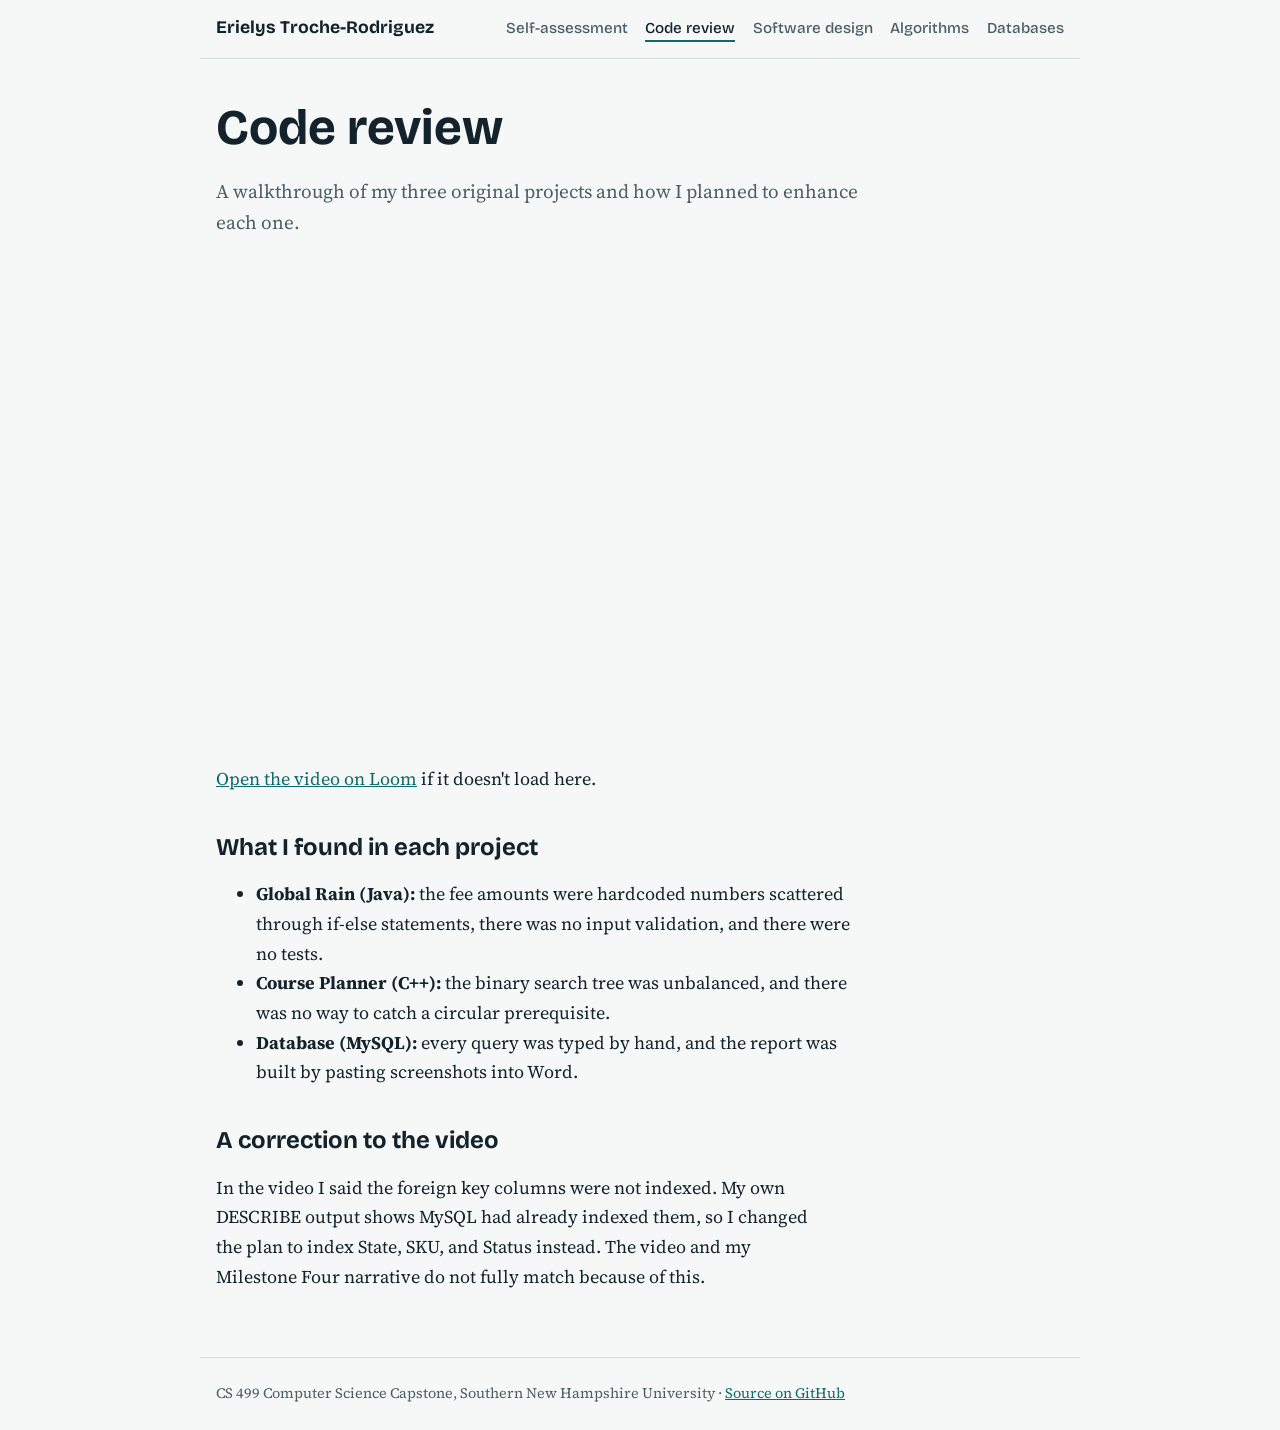
<file: code-review.html>
<!doctype html><html lang="en"><head><meta charset="utf-8"><meta name="viewport" content="width=device-width,initial-scale=1">
<title>Code review | Erielys Troche-Rodriguez</title><meta name="description" content="Code review video for my three CS 499 artifacts.">
<link rel="preconnect" href="https://fonts.googleapis.com"><link rel="preconnect" href="https://fonts.gstatic.com" crossorigin>
<link href="https://fonts.googleapis.com/css2?family=Bricolage+Grotesque:wght@500;700&family=Source+Serif+4:ital,wght@0,400;0,600;1,400&display=swap" rel="stylesheet">
<link rel="stylesheet" href="style.css"></head><body>
<header><a class="who" href="index.html">Erielys Troche-Rodriguez</a><nav aria-label="Main"><a href="index.html">Self-assessment</a><a href="code-review.html" aria-current="page">Code review</a><a href="software.html">Software design</a><a href="algorithms.html">Algorithms</a><a href="databases.html">Databases</a></nav></header>
<main><section class="hero"><h1>Code review</h1><p class="lead">A walkthrough of my three original projects and how I planned to enhance each one.</p></section>
<div class="video"><iframe src="https://www.loom.com/embed/375cbb1afdc848f789f867a707820894" title="Code review video" allowfullscreen></iframe></div>
<p><a href="https://www.loom.com/share/375cbb1afdc848f789f867a707820894">Open the video on Loom</a> if it doesn't load here.</p>
<section><h2>What I found in each project</h2><ul>
<li><strong>Global Rain (Java):</strong> the fee amounts were hardcoded numbers scattered through if-else statements, there was no input validation, and there were no tests.</li>
<li><strong>Course Planner (C++):</strong> the binary search tree was unbalanced, and there was no way to catch a circular prerequisite.</li>
<li><strong>Database (MySQL):</strong> every query was typed by hand, and the report was built by pasting screenshots into Word.</li></ul></section>
<section><h2>A correction to the video</h2><p>In the video I said the foreign key columns were not indexed. My own DESCRIBE output shows MySQL had already indexed them, so I changed the plan to index State, SKU, and Status instead. The video and my Milestone Four narrative do not fully match because of this.</p></section></main>
<footer>CS 499 Computer Science Capstone, Southern New Hampshire University &middot; <a href="https://github.com/erielys-troche/CS499">Source on GitHub</a></footer></body></html>
</file>
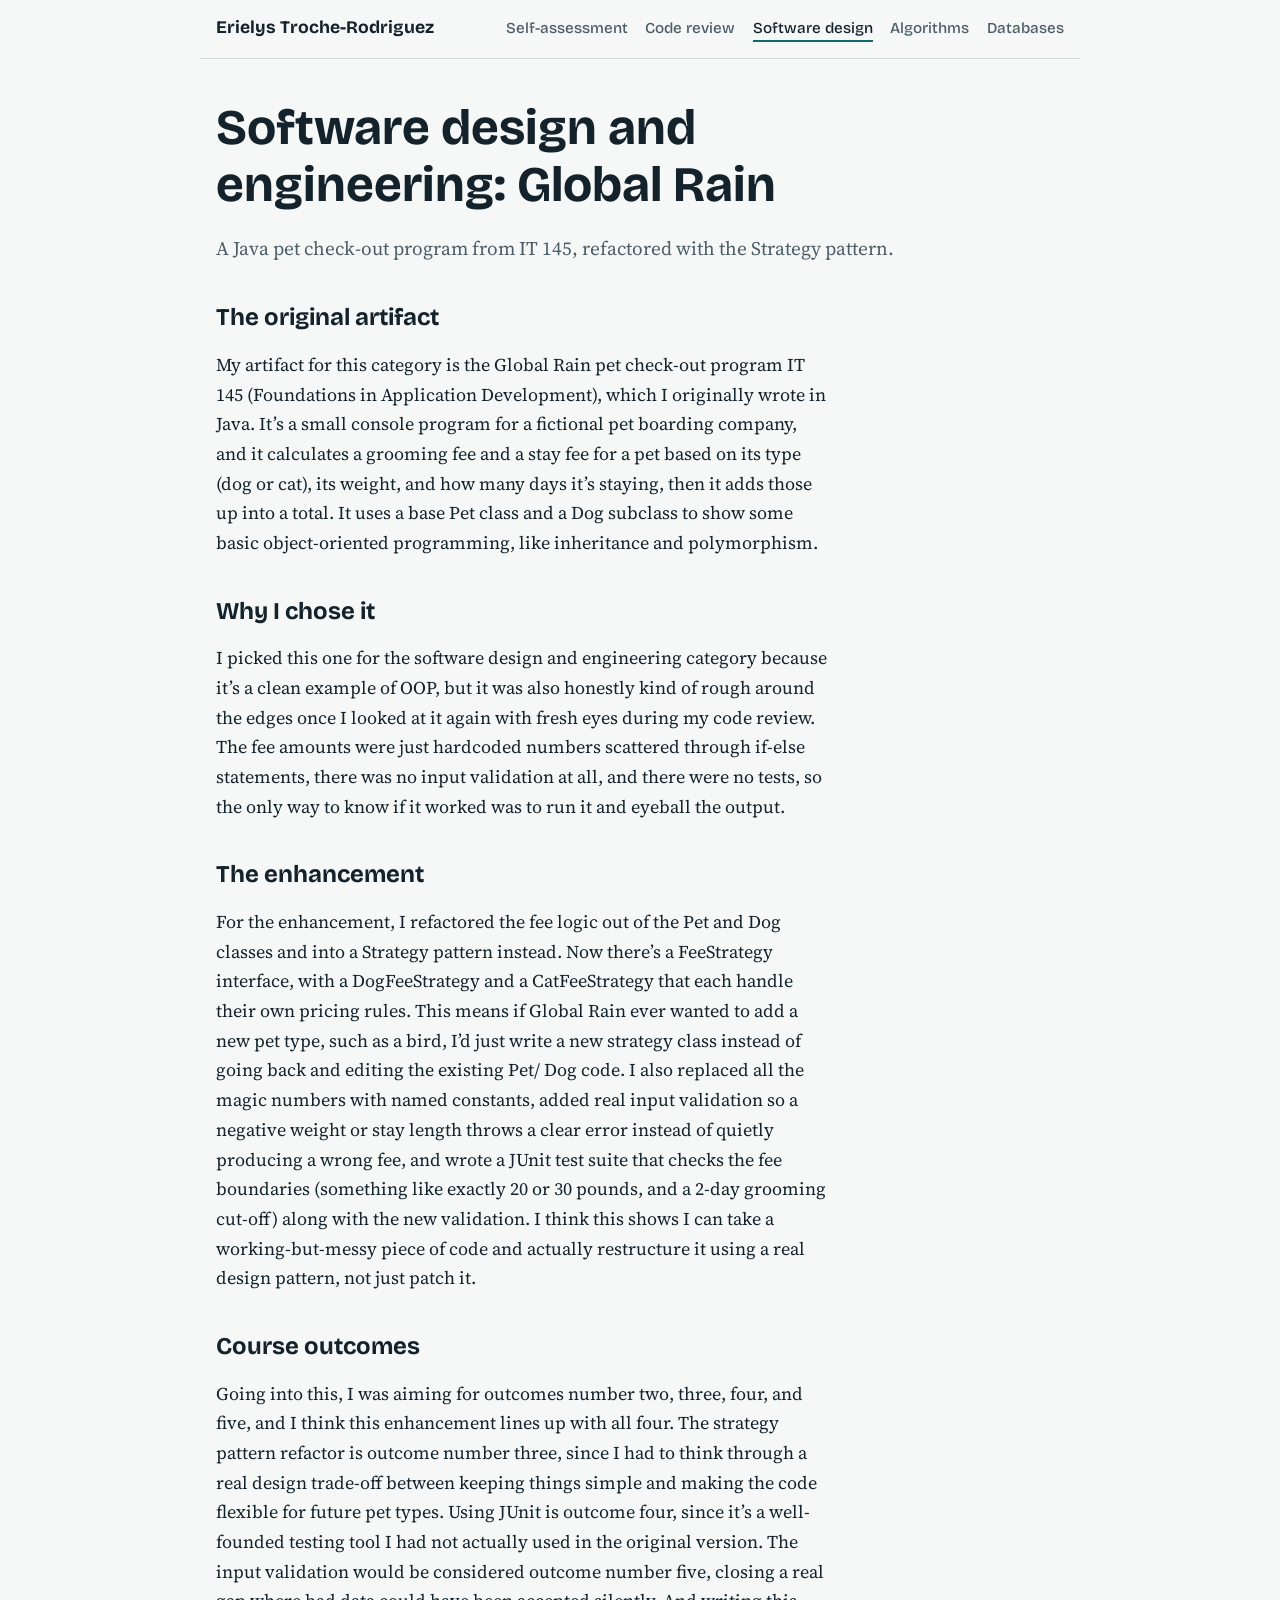
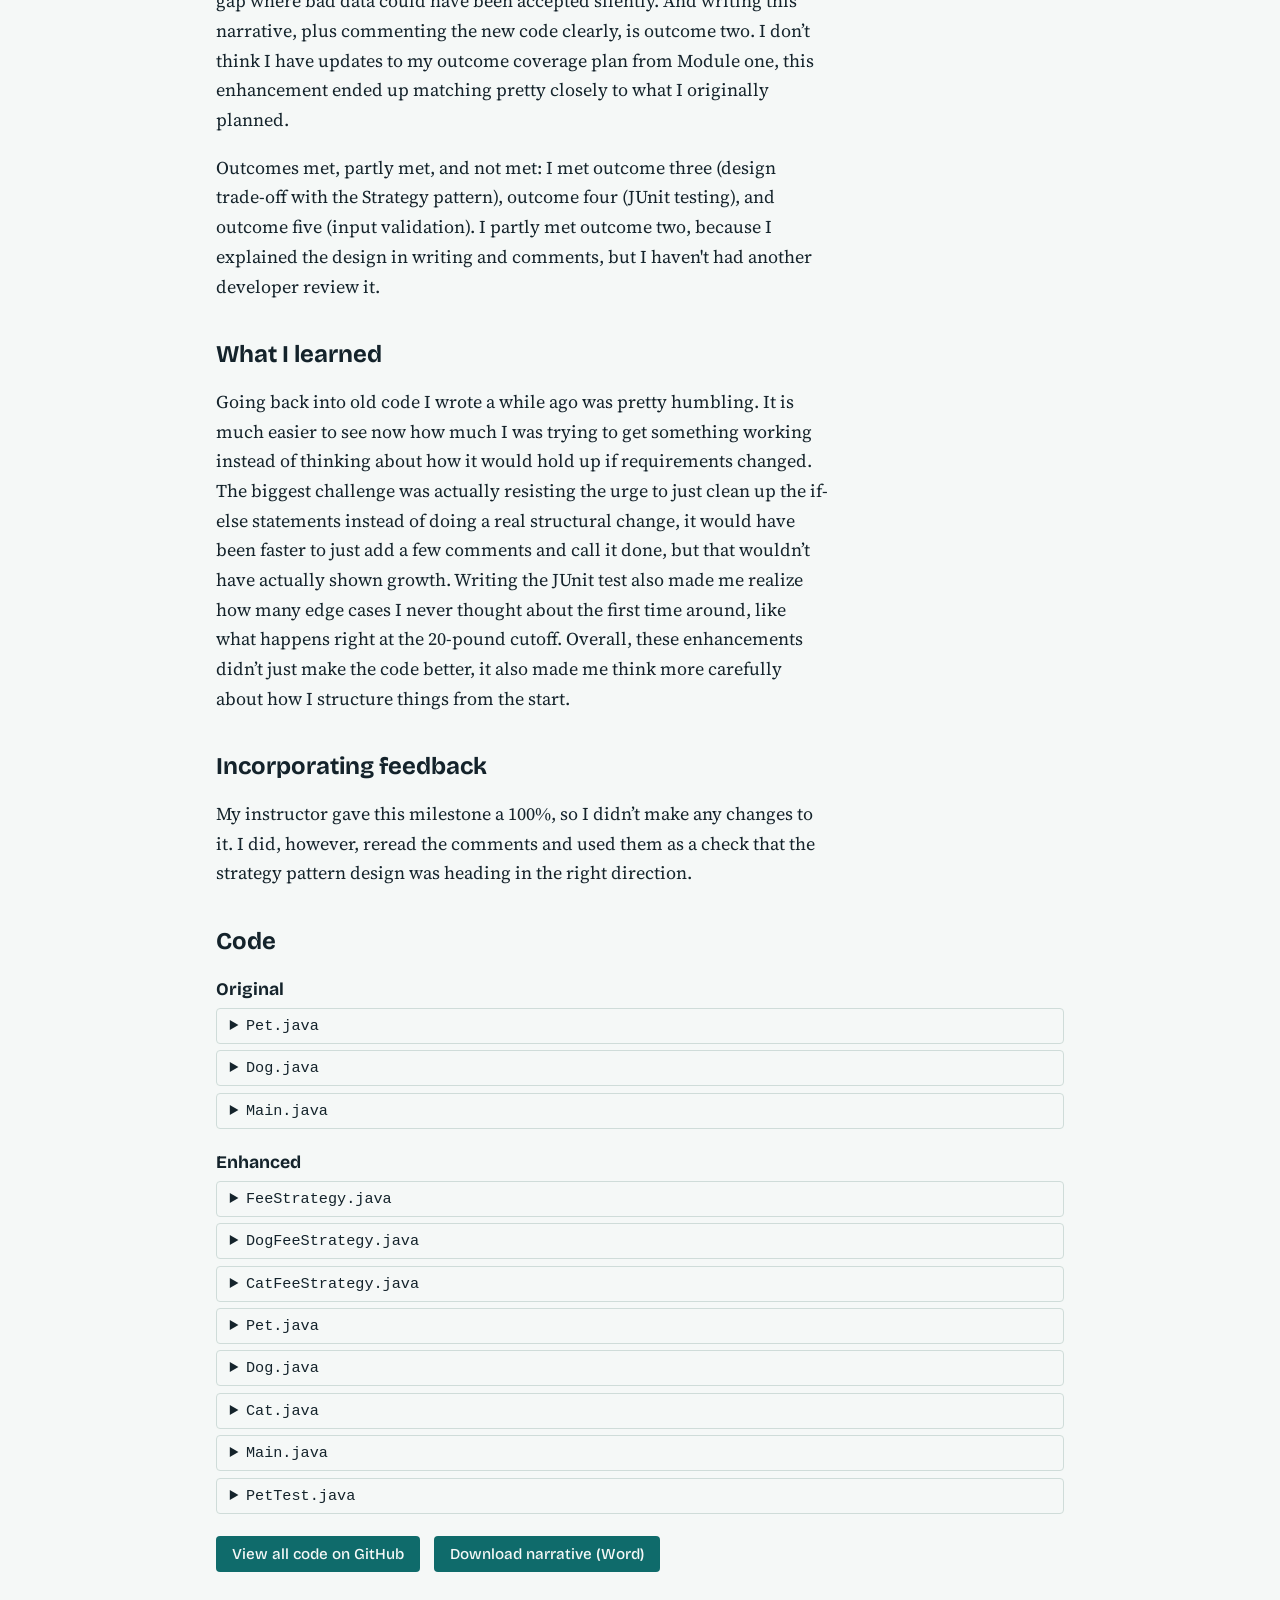
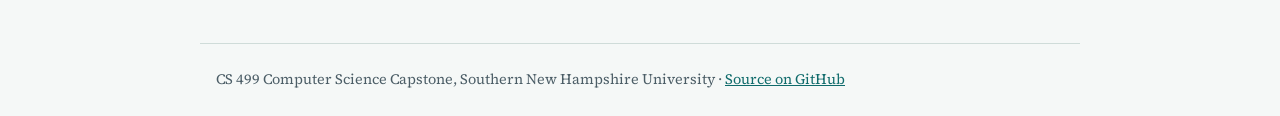
<file: software.html>
<!doctype html><html lang="en"><head><meta charset="utf-8"><meta name="viewport" content="width=device-width,initial-scale=1">
<title>Software design and engineering: Global Rain | Erielys Troche-Rodriguez</title><meta name="description" content="A Java pet check-out program from IT 145, refactored with the Strategy pattern.">
<link rel="preconnect" href="https://fonts.googleapis.com"><link rel="preconnect" href="https://fonts.gstatic.com" crossorigin>
<link href="https://fonts.googleapis.com/css2?family=Bricolage+Grotesque:wght@500;700&family=Source+Serif+4:ital,wght@0,400;0,600;1,400&display=swap" rel="stylesheet">
<link rel="stylesheet" href="style.css"></head><body>
<header><a class="who" href="index.html">Erielys Troche-Rodriguez</a><nav aria-label="Main"><a href="index.html">Self-assessment</a><a href="code-review.html">Code review</a><a href="software.html" aria-current="page">Software design</a><a href="algorithms.html">Algorithms</a><a href="databases.html">Databases</a></nav></header>
<main><section class="hero"><h1>Software design and engineering: Global Rain</h1><p class="lead">A Java pet check-out program from IT 145, refactored with the Strategy pattern.</p></section><section><h2>The original artifact</h2><p>My artifact for this category is the Global Rain pet check-out program IT 145 (Foundations in Application Development), which I originally wrote in Java. It’s a small console program for a fictional pet boarding company, and it calculates a grooming fee and a stay fee for a pet based on its type (dog or cat), its weight, and how many days it’s staying, then it adds those up into a total. It uses a base Pet class and a Dog subclass to show some basic object-oriented programming, like inheritance and polymorphism.</p></section><section><h2>Why I chose it</h2><p>I picked this one for the software design and engineering category because it’s a clean example of OOP, but it was also honestly kind of rough around the edges once I looked at it again with fresh eyes during my code review. The fee amounts were just hardcoded numbers scattered through if-else statements, there was no input validation at all, and there were no tests, so the only way to know if it worked was to run it and eyeball the output.</p></section><section><h2>The enhancement</h2><p>For the enhancement, I refactored the fee logic out of the Pet and Dog classes and into a Strategy pattern instead. Now there’s a FeeStrategy interface, with a DogFeeStrategy and a CatFeeStrategy that each handle their own pricing rules. This means if Global Rain ever wanted to add a new pet type, such as a bird, I’d just write a new strategy class instead of going back and editing the existing Pet/ Dog code. I also replaced all the magic numbers with named constants, added real input validation so a negative weight or stay length throws a clear error instead of quietly producing a wrong fee, and wrote a JUnit test suite that checks the fee boundaries (something like exactly 20 or 30 pounds, and a 2-day grooming cut-off) along with the new validation. I think this shows I can take a working-but-messy piece of code and actually restructure it using a real design pattern, not just patch it.</p></section><section><h2>Course outcomes</h2><p>Going into this, I was aiming for outcomes number two, three, four, and five, and I think this enhancement lines up with all four. The strategy pattern refactor is outcome number three, since I had to think through a real design trade-off between keeping things simple and making the code flexible for future pet types. Using JUnit is outcome four, since it’s a well-founded testing tool I had not actually used in the original version. The input validation would be considered outcome number five, closing a real gap where bad data could have been accepted silently. And writing this narrative, plus commenting the new code clearly, is outcome two. I don’t think I have updates to my outcome coverage plan from Module one, this enhancement ended up matching pretty closely to what I originally planned.</p><p>Outcomes met, partly met, and not met: I met outcome three (design trade-off with the Strategy pattern), outcome four (JUnit testing), and outcome five (input validation). I partly met outcome two, because I explained the design in writing and comments, but I haven&#x27;t had another developer review it. </p></section><section><h2>What I learned</h2><p>Going back into old code I wrote a while ago was pretty humbling. It is much easier to see now how much I was trying to get something working instead of thinking about how it would hold up if requirements changed. The biggest challenge was actually resisting the urge to just clean up the if-else statements instead of doing a real structural change, it would have been faster to just add a few comments and call it done, but that wouldn’t have actually shown growth. Writing the JUnit test also made me realize how many edge cases I never thought about the first time around, like what happens right at the 20-pound cutoff. Overall, these enhancements didn’t just make the code better, it also made me think more carefully about how I structure things from the start.</p></section><section><h2>Incorporating feedback</h2><p>My instructor gave this milestone a 100%, so I didn’t make any changes to it. I did, however, reread the comments and used them as a check that the strategy pattern design was heading in the right direction.</p></section><section><h2>Code</h2><h3>Original</h3><details class="code"><summary>Pet.java</summary><pre><code>/**
 * Pet.java
 * Original artifact from IT 145 (Global Rain).
 *
 * Base class for all pets in the Global Rain boarding system. Provides
 * default fee calculations (used as-is for cats) that the Dog subclass
 * overrides with weight-based pricing.
 */
public class Pet {
    private String name;
    private double weight;
    private int stayDays;

    public Pet(String name, double weight, int stayDays) {
        this.name = name;
        this.weight = weight;
        this.stayDays = stayDays;
    }

    public String getName() {
        return name;
    }

    public double getWeight() {
        return weight;
    }

    public int getStayDays() {
        return stayDays;
    }

    // Default grooming fee. Cats are not groomed, so this is 0.
    public double calculateGroomingFee() {
        return 0.0;
    }

    // Default stay fee. Used by cats.
    public double calculateStayFee() {
        return 18.00;
    }

    public double getTotalFee() {
        return calculateGroomingFee() + calculateStayFee();
    }
}
</code></pre></details><details class="code"><summary>Dog.java</summary><pre><code>/**
 * Dog.java
 * Original artifact from IT 145 (Global Rain).
 *
 * Subclass of Pet with dog-specific fee calculations based on weight.
 *
 * NOTE (flagged in the Milestone One code review): fee amounts below are
 * hardcoded &quot;magic numbers&quot; instead of named constants, and there is no
 * validation of weight or stayDays, so invalid input (e.g. a negative
 * weight) would silently produce a fee instead of raising an error.
 */
public class Dog extends Pet {

    public Dog(String name, double weight, int stayDays) {
        super(name, weight, stayDays);
    }

    @Override
    public double calculateGroomingFee() {
        if (getStayDays() &lt; 2) {
            return 0.0;
        }
        if (getWeight() &lt; 20) {
            return 19.95;
        } else if (getWeight() &lt; 30) {
            return 24.95;
        } else {
            return 29.95;
        }
    }

    @Override
    public double calculateStayFee() {
        if (getWeight() &lt; 20) {
            return 24.00;
        } else if (getWeight() &lt; 30) {
            return 29.00;
        } else {
            return 34.00;
        }
    }
}
</code></pre></details><details class="code"><summary>Main.java</summary><pre><code>import java.util.ArrayList;
import java.util.List;

/**
 * Main.java
 * Original artifact from IT 145 (Global Rain).
 *
 * Demonstrates the pet check-out fee calculator. No input validation
 * exists yet -- this is addressed in the Milestone Two enhancement.
 */
public class Main {
    public static void main(String[] args) {
        List&lt;Pet&gt; pets = new ArrayList&lt;Pet&gt;();
        pets.add(new Dog(&quot;Rex&quot;, 45, 3));
        pets.add(new Pet(&quot;Whiskers&quot;, 9, 4)); // cat, uses default Pet fees
        pets.add(new Dog(&quot;Milo&quot;, 15, 1));

        for (Pet pet : pets) {
            System.out.println(pet.getName() + &quot;: $&quot; + pet.getTotalFee());
        }
    }
}
</code></pre></details><h3>Enhanced</h3><details class="code"><summary>FeeStrategy.java</summary><pre><code>/**
 * FeeStrategy.java
 * ENHANCEMENT (Milestone Two — Software Design and Engineering).
 *
 * Strategy interface for computing a pet&#x27;s grooming and stay fees. This
 * pulls fee logic out of the Pet class hierarchy so new pricing rules,
 * or an entirely new pet type, can be added by writing a new strategy
 * class instead of modifying existing ones. This directly addresses the
 * extensibility weakness flagged in the Milestone One code review.
 */
public interface FeeStrategy {
    double calculateGroomingFee(Pet pet);
    double calculateStayFee(Pet pet);
}
</code></pre></details><details class="code"><summary>DogFeeStrategy.java</summary><pre><code>/**
 * DogFeeStrategy.java
 * ENHANCEMENT (Milestone Two — Software Design and Engineering).
 *
 * Fee rules for dogs, based on weight and length of stay. The magic
 * numbers from the original Dog class have been replaced with named
 * constants, so the fee schedule is self-documenting and can be updated
 * in one place instead of hunting through if-else branches.
 */
public class DogFeeStrategy implements FeeStrategy {

    private static final double SMALL_DOG_GROOMING_FEE = 19.95;
    private static final double MEDIUM_DOG_GROOMING_FEE = 24.95;
    private static final double LARGE_DOG_GROOMING_FEE = 29.95;

    private static final double SMALL_DOG_STAY_FEE = 24.00;
    private static final double MEDIUM_DOG_STAY_FEE = 29.00;
    private static final double LARGE_DOG_STAY_FEE = 34.00;

    private static final double SMALL_MEDIUM_WEIGHT_THRESHOLD = 20.0;
    private static final double MEDIUM_LARGE_WEIGHT_THRESHOLD = 30.0;
    private static final int MINIMUM_STAY_FOR_GROOMING = 2;

    @Override
    public double calculateGroomingFee(Pet pet) {
        if (pet.getStayDays() &lt; MINIMUM_STAY_FOR_GROOMING) {
            return 0.0;
        }
        if (pet.getWeight() &lt; SMALL_MEDIUM_WEIGHT_THRESHOLD) {
            return SMALL_DOG_GROOMING_FEE;
        } else if (pet.getWeight() &lt; MEDIUM_LARGE_WEIGHT_THRESHOLD) {
            return MEDIUM_DOG_GROOMING_FEE;
        } else {
            return LARGE_DOG_GROOMING_FEE;
        }
    }

    @Override
    public double calculateStayFee(Pet pet) {
        if (pet.getWeight() &lt; SMALL_MEDIUM_WEIGHT_THRESHOLD) {
            return SMALL_DOG_STAY_FEE;
        } else if (pet.getWeight() &lt; MEDIUM_LARGE_WEIGHT_THRESHOLD) {
            return MEDIUM_DOG_STAY_FEE;
        } else {
            return LARGE_DOG_STAY_FEE;
        }
    }
}
</code></pre></details><details class="code"><summary>CatFeeStrategy.java</summary><pre><code>/**
 * CatFeeStrategy.java
 * ENHANCEMENT (Milestone Two — Software Design and Engineering).
 *
 * Fee rules for cats: no grooming fee, flat stay fee. Previously this
 * logic lived as &quot;default&quot; behavior on the Pet base class itself, which
 * mixed &quot;what a cat is&quot; with &quot;how a cat is priced.&quot; Pulling it into its
 * own strategy keeps that separation clean.
 */
public class CatFeeStrategy implements FeeStrategy {

    private static final double CAT_STAY_FEE = 18.00;

    @Override
    public double calculateGroomingFee(Pet pet) {
        return 0.0;
    }

    @Override
    public double calculateStayFee(Pet pet) {
        return CAT_STAY_FEE;
    }
}
</code></pre></details><details class="code"><summary>Pet.java</summary><pre><code>/**
 * Pet.java
 * ENHANCEMENT (Milestone Two — Software Design and Engineering).
 *
 * Base class for all pets in the Global Rain boarding system.
 *
 * Two enhancements over the original artifact:
 *  1. The constructor now validates its inputs and throws
 *     IllegalArgumentException on bad data, instead of silently
 *     accepting a negative weight or stay length.
 *  2. Fee calculation is delegated to a FeeStrategy (Strategy design
 *     pattern) instead of being implemented directly on Pet/Dog.
 */
public class Pet {
    private final String name;
    private final double weight;
    private final int stayDays;
    private final FeeStrategy feeStrategy;

    public Pet(String name, double weight, int stayDays, FeeStrategy feeStrategy) {
        if (name == null || name.trim().isEmpty()) {
            throw new IllegalArgumentException(&quot;Pet name cannot be empty.&quot;);
        }
        if (weight &lt;= 0) {
            throw new IllegalArgumentException(&quot;Pet weight must be greater than zero.&quot;);
        }
        if (stayDays &lt; 0) {
            throw new IllegalArgumentException(&quot;Stay length cannot be negative.&quot;);
        }
        this.name = name;
        this.weight = weight;
        this.stayDays = stayDays;
        this.feeStrategy = feeStrategy;
    }

    public String getName() {
        return name;
    }

    public double getWeight() {
        return weight;
    }

    public int getStayDays() {
        return stayDays;
    }

    public double calculateGroomingFee() {
        return feeStrategy.calculateGroomingFee(this);
    }

    public double calculateStayFee() {
        return feeStrategy.calculateStayFee(this);
    }

    public double getTotalFee() {
        return calculateGroomingFee() + calculateStayFee();
    }
}
</code></pre></details><details class="code"><summary>Dog.java</summary><pre><code>/**
 * Dog.java
 * ENHANCEMENT (Milestone Two — Software Design and Engineering).
 *
 * A dog checking into Global Rain. All dog-specific pricing logic now
 * lives in DogFeeStrategy, so this class only wires that strategy in.
 */
public class Dog extends Pet {
    public Dog(String name, double weight, int stayDays) {
        super(name, weight, stayDays, new DogFeeStrategy());
    }
}
</code></pre></details><details class="code"><summary>Cat.java</summary><pre><code>/**
 * Cat.java
 * ENHANCEMENT (Milestone Two — Software Design and Engineering).
 *
 * A cat checking into Global Rain. Previously cats had no class of
 * their own -- they were just plain Pet objects, which meant &quot;cat
 * pricing&quot; and &quot;the base pet type&quot; were the same thing. Giving cats
 * their own class makes the model clearer and matches the Dog class.
 */
public class Cat extends Pet {
    public Cat(String name, double weight, int stayDays) {
        super(name, weight, stayDays, new CatFeeStrategy());
    }
}
</code></pre></details><details class="code"><summary>Main.java</summary><pre><code>import java.util.ArrayList;
import java.util.List;

/**
 * Main.java
 * ENHANCEMENT (Milestone Two — Software Design and Engineering).
 *
 * Demonstrates the enhanced Global Rain fee calculator, including the
 * input validation added in this milestone.
 */
public class Main {
    public static void main(String[] args) {
        List&lt;Pet&gt; pets = new ArrayList&lt;Pet&gt;();
        pets.add(new Dog(&quot;Rex&quot;, 45, 3));
        pets.add(new Cat(&quot;Whiskers&quot;, 9, 4));
        pets.add(new Dog(&quot;Milo&quot;, 15, 1));

        for (Pet pet : pets) {
            System.out.printf(&quot;%s: $%.2f%n&quot;, pet.getName(), pet.getTotalFee());
        }

        // Demonstrates the new validation. In the original version, this
        // would have silently produced a nonsense fee. Now it fails fast
        // with a clear, human-readable error message instead.
        try {
            Pet invalidPet = new Dog(&quot;Buddy&quot;, -12, 2);
            System.out.println(invalidPet.getTotalFee());
        } catch (IllegalArgumentException e) {
            System.out.println(&quot;Could not check in pet: &quot; + e.getMessage());
        }
    }
}
</code></pre></details><details class="code"><summary>PetTest.java</summary><pre><code>import org.junit.jupiter.api.Test;
import static org.junit.jupiter.api.Assertions.assertEquals;
import static org.junit.jupiter.api.Assertions.assertThrows;

/**
 * PetTest.java
 * ENHANCEMENT (Milestone Two — Software Design and Engineering).
 *
 * JUnit 5 tests covering the fee boundary conditions identified in the
 * Milestone One code review (20 lb / 30 lb weight cutoffs, 2-day stay
 * cutoff), plus the new input validation. Add the JUnit 5 dependency
 * (org.junit.jupiter:junit-jupiter) to run these in your IDE or with
 * Maven/Gradle.
 */
public class PetTest {

    @Test
    void smallDogGroomingFeeAtBoundary() {
        Dog dog = new Dog(&quot;Buddy&quot;, 19.99, 3);
        assertEquals(19.95, dog.calculateGroomingFee(), 0.001);
    }

    @Test
    void mediumDogGroomingFeeAtBoundary() {
        Dog dog = new Dog(&quot;Duke&quot;, 20.0, 3);
        assertEquals(24.95, dog.calculateGroomingFee(), 0.001);
    }

    @Test
    void largeDogGroomingFeeAtBoundary() {
        Dog dog = new Dog(&quot;Zeus&quot;, 30.0, 3);
        assertEquals(29.95, dog.calculateGroomingFee(), 0.001);
    }

    @Test
    void noGroomingFeeUnderTwoDayStay() {
        Dog dog = new Dog(&quot;Milo&quot;, 15, 1);
        assertEquals(0.0, dog.calculateGroomingFee(), 0.001);
    }

    @Test
    void catNeverChargedGroomingFee() {
        Cat cat = new Cat(&quot;Whiskers&quot;, 9, 5);
        assertEquals(0.0, cat.calculateGroomingFee(), 0.001);
    }

    @Test
    void catFlatStayFee() {
        Cat cat = new Cat(&quot;Whiskers&quot;, 9, 5);
        assertEquals(18.00, cat.calculateStayFee(), 0.001);
    }

    @Test
    void negativeWeightThrowsException() {
        assertThrows(IllegalArgumentException.class, () -&gt; new Dog(&quot;Buddy&quot;, -5, 2));
    }

    @Test
    void negativeStayDaysThrowsException() {
        assertThrows(IllegalArgumentException.class, () -&gt; new Dog(&quot;Buddy&quot;, 20, -1));
    }

    @Test
    void emptyNameThrowsException() {
        assertThrows(IllegalArgumentException.class, () -&gt; new Dog(&quot;&quot;, 20, 2));
    }
}
</code></pre></details><p class="dls"><a class="btn" href="https://github.com/erielys-troche/CS499/tree/main/GlobalRain_Artifact_Files">View all code on GitHub</a> <a class="btn" href="CS499MilestoneTwoETR.docx" download>Download narrative (Word)</a></p></section></main>
<footer>CS 499 Computer Science Capstone, Southern New Hampshire University &middot; <a href="https://github.com/erielys-troche/CS499">Source on GitHub</a></footer></body></html>
</file>
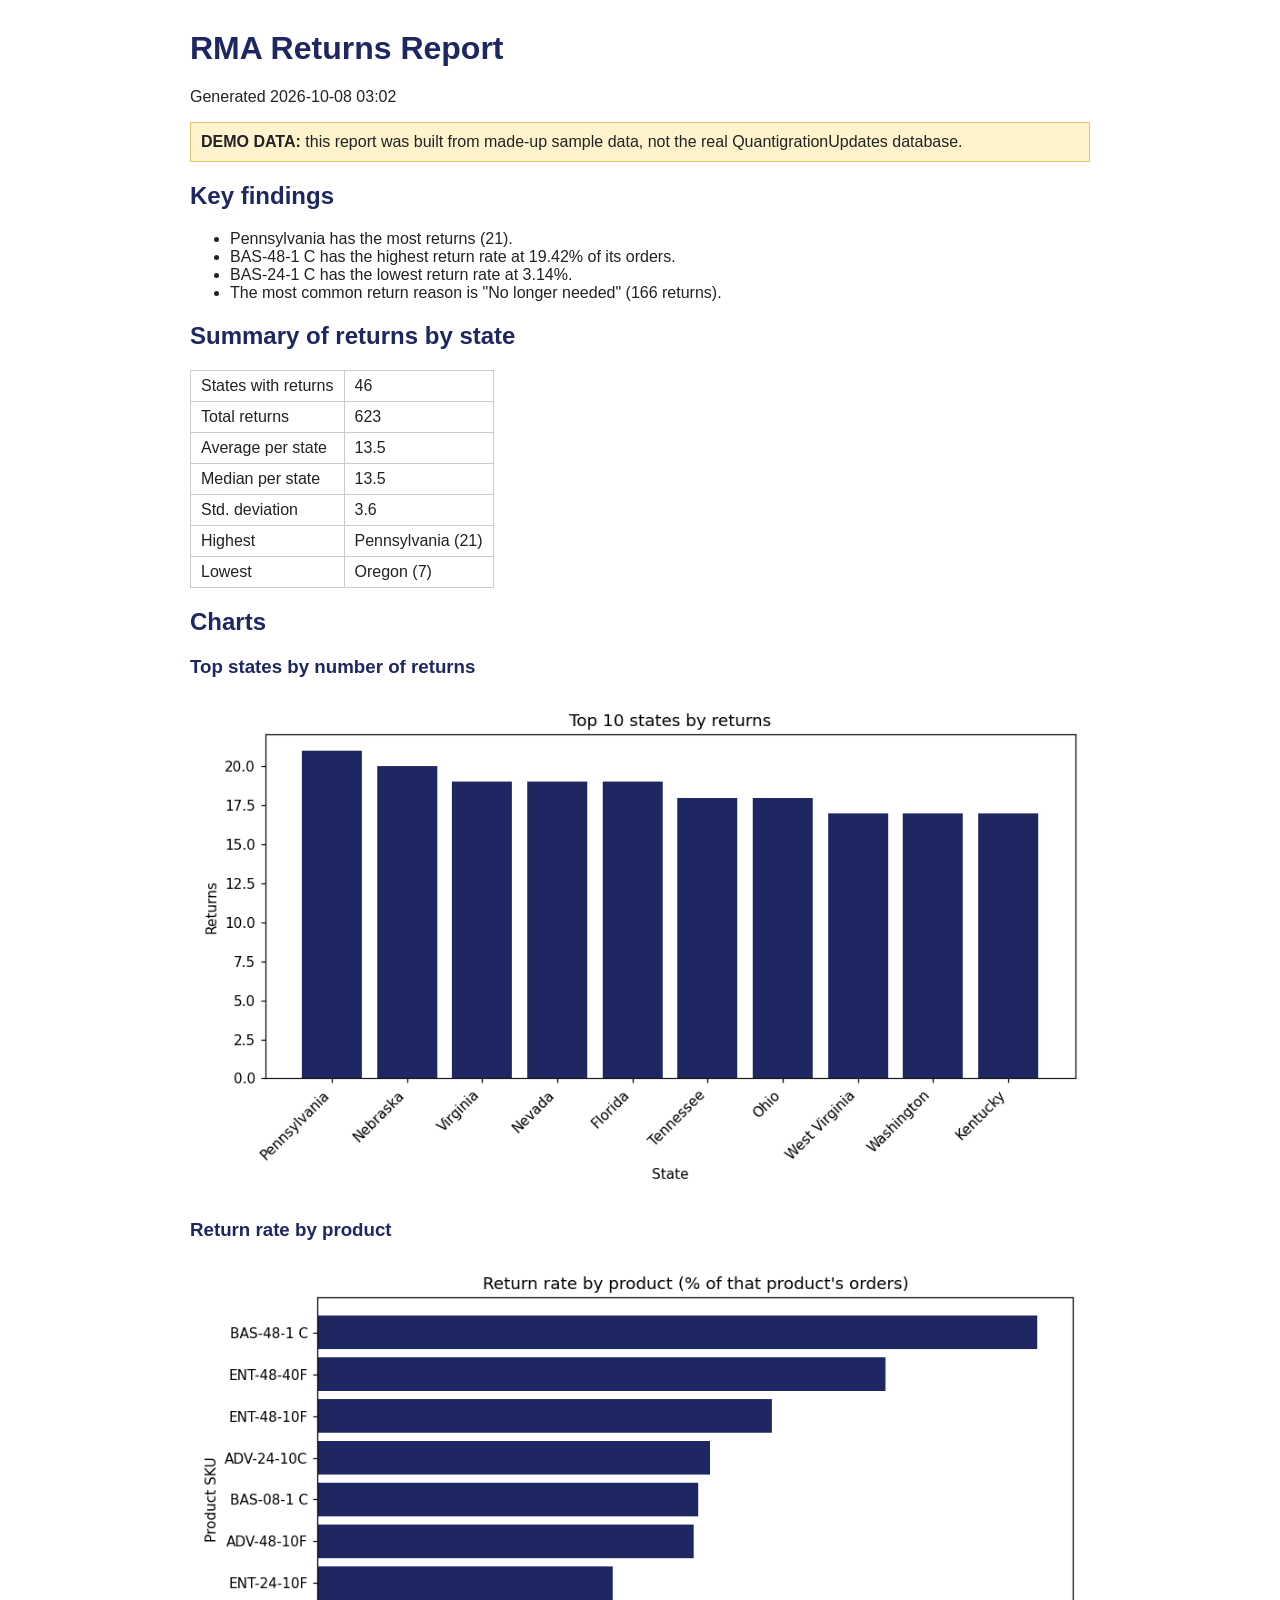
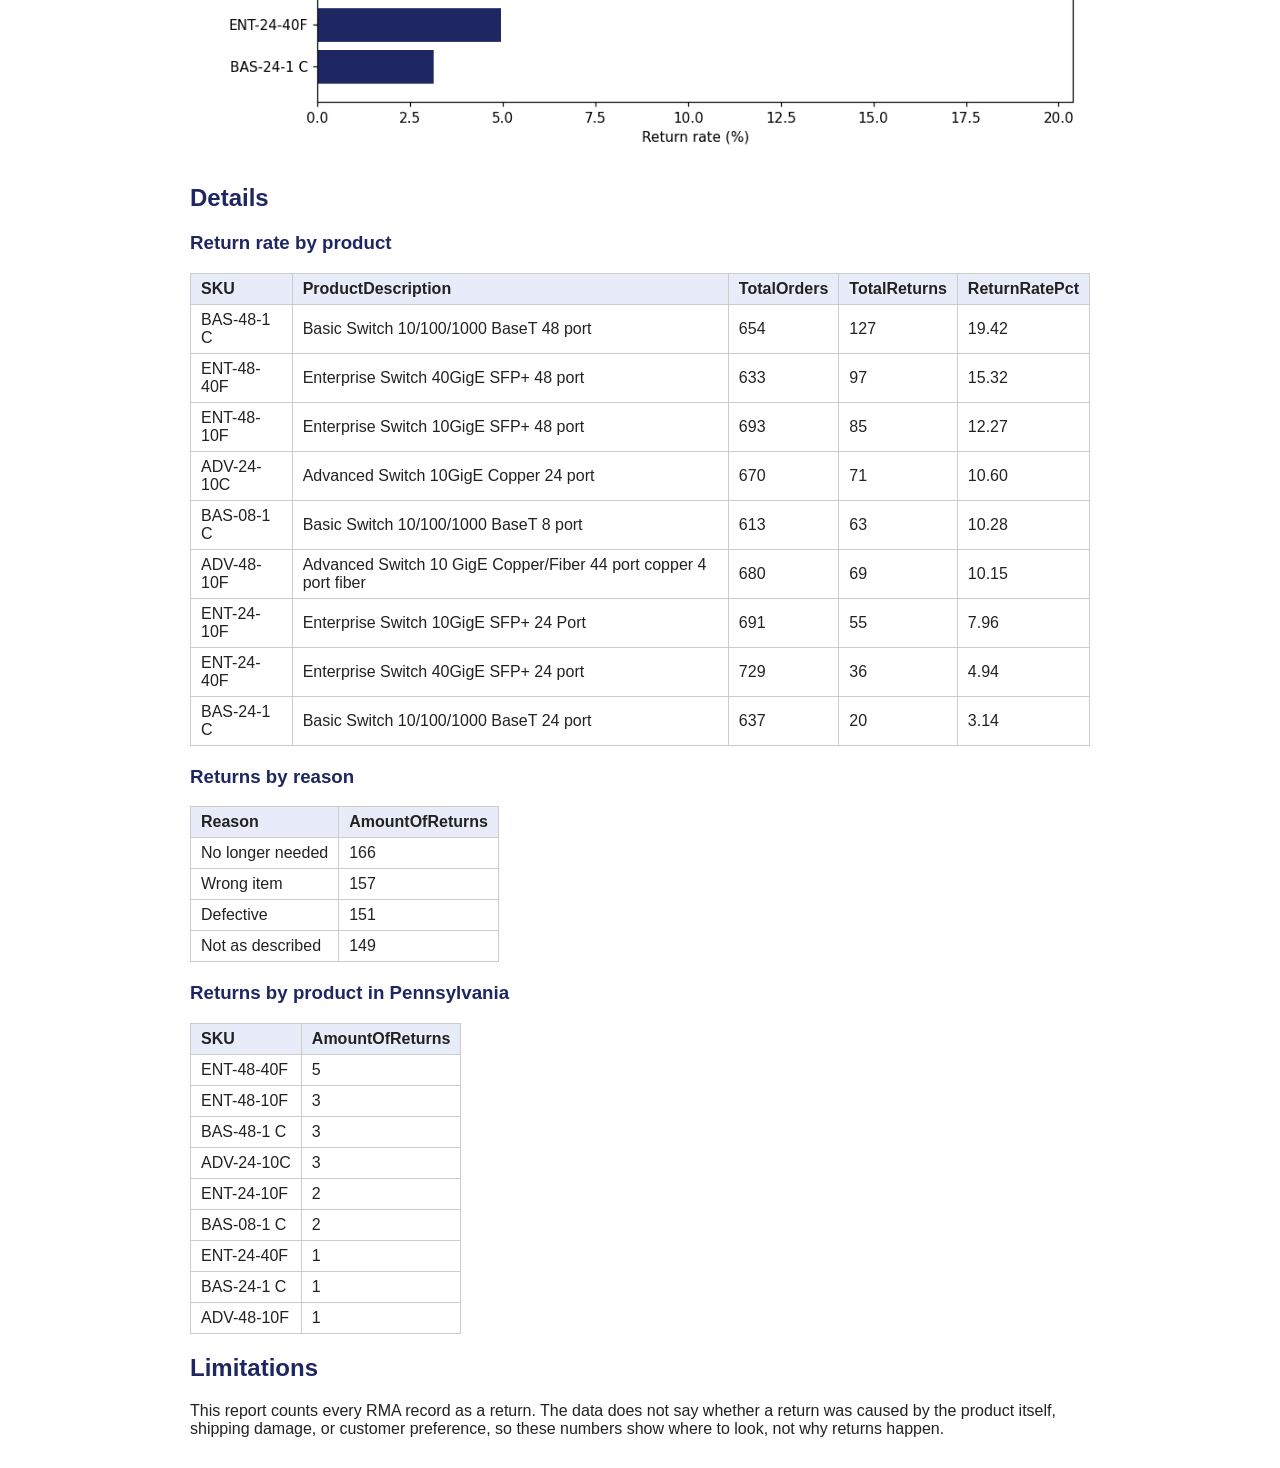
<file: Database_Artifact_Files/enhanced/sample_demo_output/returns_report.html>
<!DOCTYPE html>
<html lang="en"><head><meta charset="utf-8">
<title>RMA Returns Report</title>
<style>
 body { font-family: Arial, sans-serif; max-width: 900px; margin: 30px auto; color: #222; }
 h1, h2, h3 { color: #1E2761; }
 table { border-collapse: collapse; margin-bottom: 20px; }
 th, td { border: 1px solid #ccc; padding: 6px 10px; text-align: left; }
 th { background: #e8ecf8; }
 img { max-width: 100%; }
 .demo { background: #fff3cd; padding: 10px; border: 1px solid #e0c36a; }
</style></head><body>
<h1>RMA Returns Report</h1>
<p>Generated 2026-10-08 03:02</p>
<p class="demo"><strong>DEMO DATA:</strong> this report was built from made-up sample data, not the real QuantigrationUpdates database.</p>
<h2>Key findings</h2><ul><li>Pennsylvania has the most returns (21).</li><li>BAS-48-1 C has the highest return rate at 19.42% of its orders.</li><li>BAS-24-1 C has the lowest return rate at 3.14%.</li><li>The most common return reason is &quot;No longer needed&quot; (166 returns).</li></ul>
<h2>Summary of returns by state</h2><table><tr><td>States with returns</td><td>46</td></tr><tr><td>Total returns</td><td>623</td></tr><tr><td>Average per state</td><td>13.5</td></tr><tr><td>Median per state</td><td>13.5</td></tr><tr><td>Std. deviation</td><td>3.6</td></tr><tr><td>Highest</td><td>Pennsylvania (21)</td></tr><tr><td>Lowest</td><td>Oregon (7)</td></tr></table>
<h2>Charts</h2><h3>Top states by number of returns</h3><img src="returns_by_state.png" alt="Top states by number of returns"><h3>Return rate by product</h3><img src="return_rate_by_sku.png" alt="Return rate by product">
<h2>Details</h2><h3>Return rate by product</h3><table border="1" class="dataframe">
  <thead>
    <tr style="text-align: right;">
      <th>SKU</th>
      <th>ProductDescription</th>
      <th>TotalOrders</th>
      <th>TotalReturns</th>
      <th>ReturnRatePct</th>
    </tr>
  </thead>
  <tbody>
    <tr>
      <td>BAS-48-1 C</td>
      <td>Basic Switch 10/100/1000 BaseT 48 port</td>
      <td>654</td>
      <td>127</td>
      <td>19.42</td>
    </tr>
    <tr>
      <td>ENT-48-40F</td>
      <td>Enterprise Switch 40GigE SFP+ 48 port</td>
      <td>633</td>
      <td>97</td>
      <td>15.32</td>
    </tr>
    <tr>
      <td>ENT-48-10F</td>
      <td>Enterprise Switch 10GigE SFP+ 48 port</td>
      <td>693</td>
      <td>85</td>
      <td>12.27</td>
    </tr>
    <tr>
      <td>ADV-24-10C</td>
      <td>Advanced Switch 10GigE Copper 24 port</td>
      <td>670</td>
      <td>71</td>
      <td>10.60</td>
    </tr>
    <tr>
      <td>BAS-08-1 C</td>
      <td>Basic Switch 10/100/1000 BaseT 8 port</td>
      <td>613</td>
      <td>63</td>
      <td>10.28</td>
    </tr>
    <tr>
      <td>ADV-48-10F</td>
      <td>Advanced Switch 10 GigE Copper/Fiber 44 port copper 4 port fiber</td>
      <td>680</td>
      <td>69</td>
      <td>10.15</td>
    </tr>
    <tr>
      <td>ENT-24-10F</td>
      <td>Enterprise Switch 10GigE SFP+ 24 Port</td>
      <td>691</td>
      <td>55</td>
      <td>7.96</td>
    </tr>
    <tr>
      <td>ENT-24-40F</td>
      <td>Enterprise Switch 40GigE SFP+ 24 port</td>
      <td>729</td>
      <td>36</td>
      <td>4.94</td>
    </tr>
    <tr>
      <td>BAS-24-1 C</td>
      <td>Basic Switch 10/100/1000 BaseT 24 port</td>
      <td>637</td>
      <td>20</td>
      <td>3.14</td>
    </tr>
  </tbody>
</table><h3>Returns by reason</h3><table border="1" class="dataframe">
  <thead>
    <tr style="text-align: right;">
      <th>Reason</th>
      <th>AmountOfReturns</th>
    </tr>
  </thead>
  <tbody>
    <tr>
      <td>No longer needed</td>
      <td>166</td>
    </tr>
    <tr>
      <td>Wrong item</td>
      <td>157</td>
    </tr>
    <tr>
      <td>Defective</td>
      <td>151</td>
    </tr>
    <tr>
      <td>Not as described</td>
      <td>149</td>
    </tr>
  </tbody>
</table><h3>Returns by product in Pennsylvania</h3><table border="1" class="dataframe">
  <thead>
    <tr style="text-align: right;">
      <th>SKU</th>
      <th>AmountOfReturns</th>
    </tr>
  </thead>
  <tbody>
    <tr>
      <td>ENT-48-40F</td>
      <td>5</td>
    </tr>
    <tr>
      <td>ENT-48-10F</td>
      <td>3</td>
    </tr>
    <tr>
      <td>BAS-48-1 C</td>
      <td>3</td>
    </tr>
    <tr>
      <td>ADV-24-10C</td>
      <td>3</td>
    </tr>
    <tr>
      <td>ENT-24-10F</td>
      <td>2</td>
    </tr>
    <tr>
      <td>BAS-08-1 C</td>
      <td>2</td>
    </tr>
    <tr>
      <td>ENT-24-40F</td>
      <td>1</td>
    </tr>
    <tr>
      <td>BAS-24-1 C</td>
      <td>1</td>
    </tr>
    <tr>
      <td>ADV-48-10F</td>
      <td>1</td>
    </tr>
  </tbody>
</table>
<h2>Limitations</h2>
<p>This report counts every RMA record as a return. The data does not say whether a
return was caused by the product itself, shipping damage, or customer preference, so
these numbers show where to look, not why returns happen.</p>
</body></html>
</file>
<file: style.css>
:root{--bg:#f5f8f7;--ink:#14232b;--mute:#4b5d66;--accent:#0f6b6b;--line:#cfdcd9;--code:#e9f0ee;--hl:#ffe08a}
@media(prefers-color-scheme:dark){:root{--bg:#0f1a1f;--ink:#e6efed;--mute:#9fb3ba;--accent:#5cc7c0;--line:#2a3d45;--code:#16262d;--hl:#6b5400}}
*{box-sizing:border-box}
body{margin:0;background:var(--bg);color:var(--ink);font:18px/1.65 "Source Serif 4",Georgia,serif}
header{display:flex;flex-wrap:wrap;gap:.5rem 2rem;align-items:baseline;justify-content:space-between;padding:1rem 16px;max-width:880px;margin:0 auto;border-bottom:1px solid var(--line)}
.who{font:700 1.1rem "Bricolage Grotesque",sans-serif;color:var(--ink);text-decoration:none}
nav{display:flex;flex-wrap:wrap;gap:.25rem 1.1rem;font:500 .95rem "Bricolage Grotesque",sans-serif}
nav a{color:var(--mute);text-decoration:none;padding:.2rem 0;border-bottom:2px solid transparent}
nav a[aria-current]{color:var(--ink);border-color:var(--accent)}
nav a:hover{color:var(--accent)}
main{max-width:880px;margin:0 auto;padding:0 16px 3rem}
h1,h2,h3{font-family:"Bricolage Grotesque",sans-serif;line-height:1.15}
h1{font-size:clamp(2rem,5vw,3.1rem);margin:2.5rem 0 1rem;max-width:20ch}
h2{font-size:1.5rem;margin:2.5rem 0 .5rem}h3{font-size:1.1rem;margin:1.5rem 0 .5rem}
p,li{max-width:68ch}
.lead{font-size:1.2rem;color:var(--mute)}
a{color:var(--accent)}a:focus-visible,summary:focus-visible{outline:3px solid var(--accent);outline-offset:2px}
mark.todo{background:var(--hl);color:inherit;padding:.05em .25em;border-radius:3px}
.draftnote{background:var(--hl);padding:.6rem .9rem;border-radius:4px}
.links li{margin:.3rem 0}
.video{position:relative;aspect-ratio:16/9;margin:1.5rem 0}.video iframe{position:absolute;inset:0;width:100%;height:100%;border:0;border-radius:6px}
pre{background:var(--code);padding:1rem;overflow-x:auto;font:14px/1.5 ui-monospace,Menlo,monospace;border-radius:4px;margin:.5rem 0}
code{font-family:ui-monospace,Menlo,monospace;font-size:.88em}
details.code{border:1px solid var(--line);border-radius:4px;margin:.4rem 0}
details.code summary{cursor:pointer;padding:.5rem .8rem;font:500 .95rem ui-monospace,Menlo,monospace}
details.code pre{margin:0;border-radius:0 0 4px 4px;max-height:480px}
figure{margin:1.2rem 0}figure img{max-width:100%;height:auto;border:1px solid var(--line);border-radius:4px;background:#fff}
figcaption{font-size:.9rem;color:var(--mute)}
.btn{display:inline-block;margin:.3rem .6rem .3rem 0;padding:.55rem 1rem;background:var(--accent);color:var(--bg);border-radius:4px;text-decoration:none;font:500 .95rem "Bricolage Grotesque",sans-serif}
footer{max-width:880px;margin:0 auto;padding:1.5rem 16px;border-top:1px solid var(--line);color:var(--mute);font-size:.9rem}
</file>
